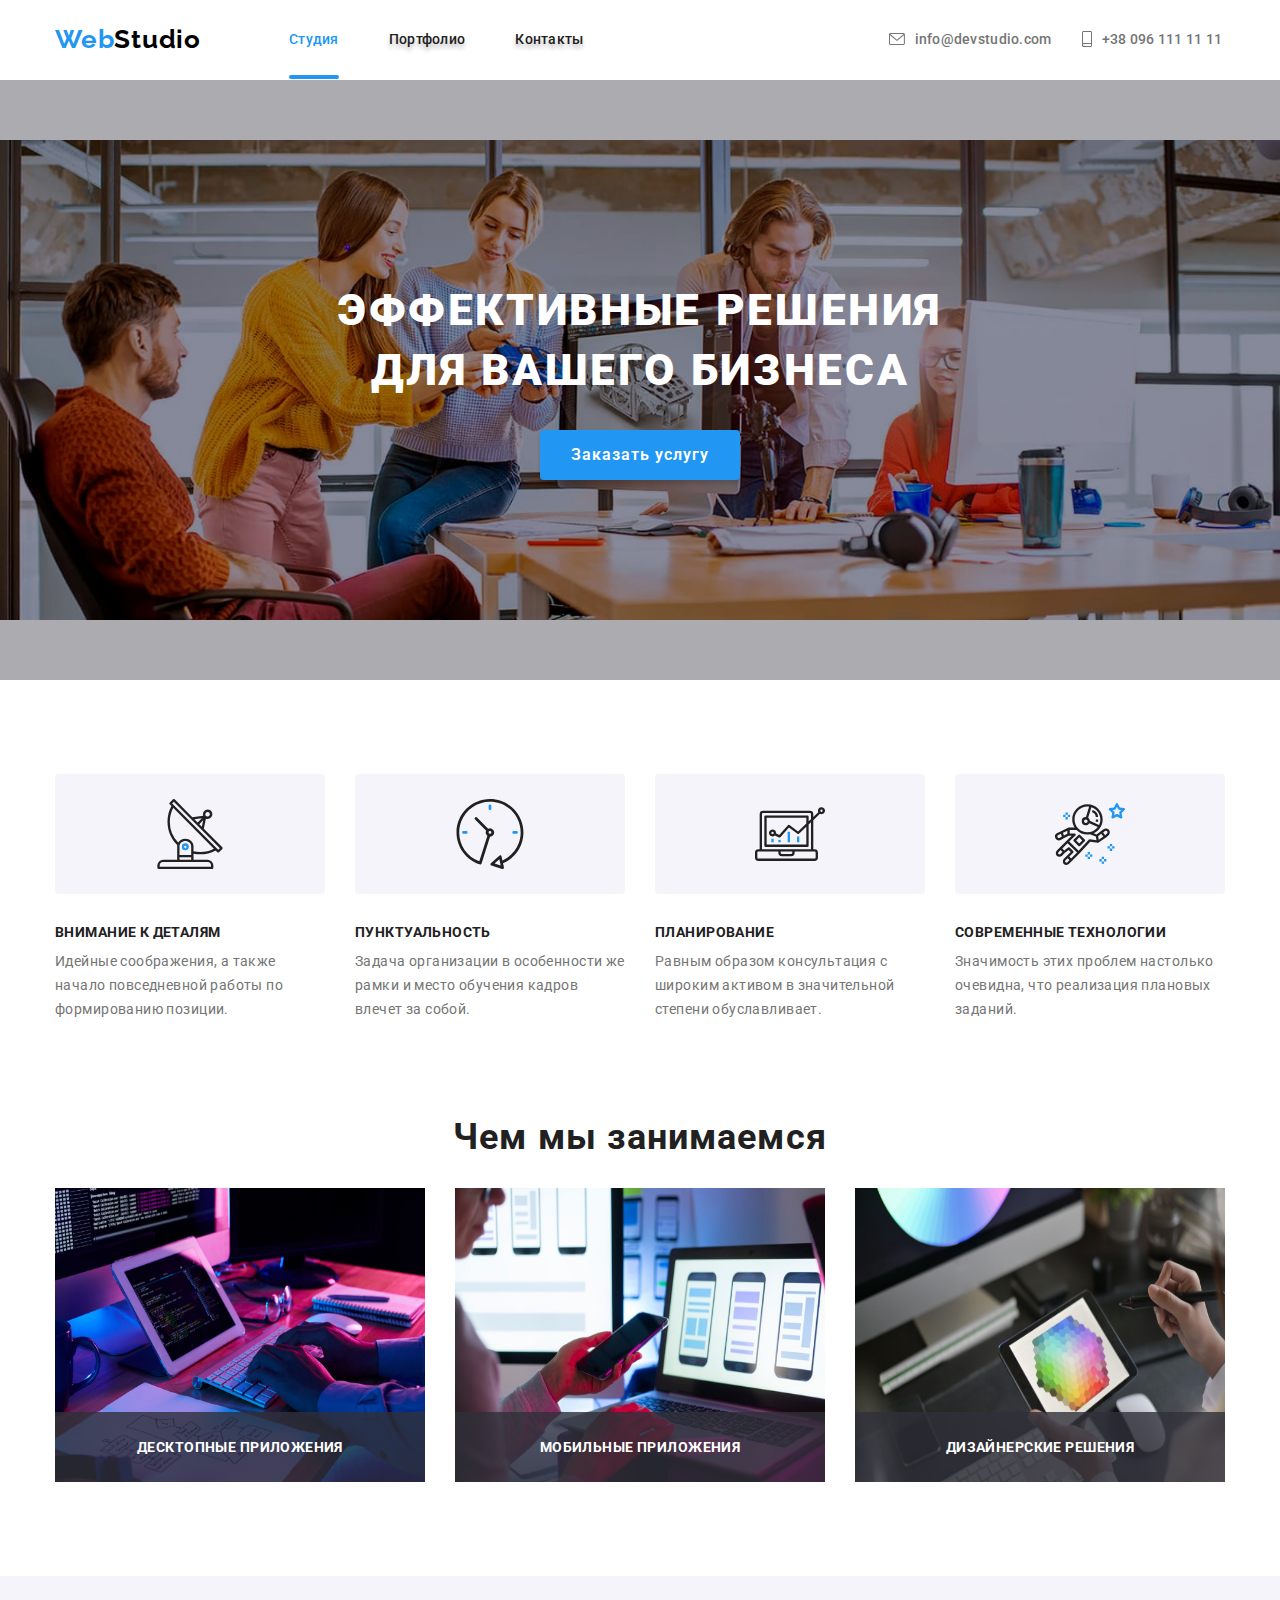
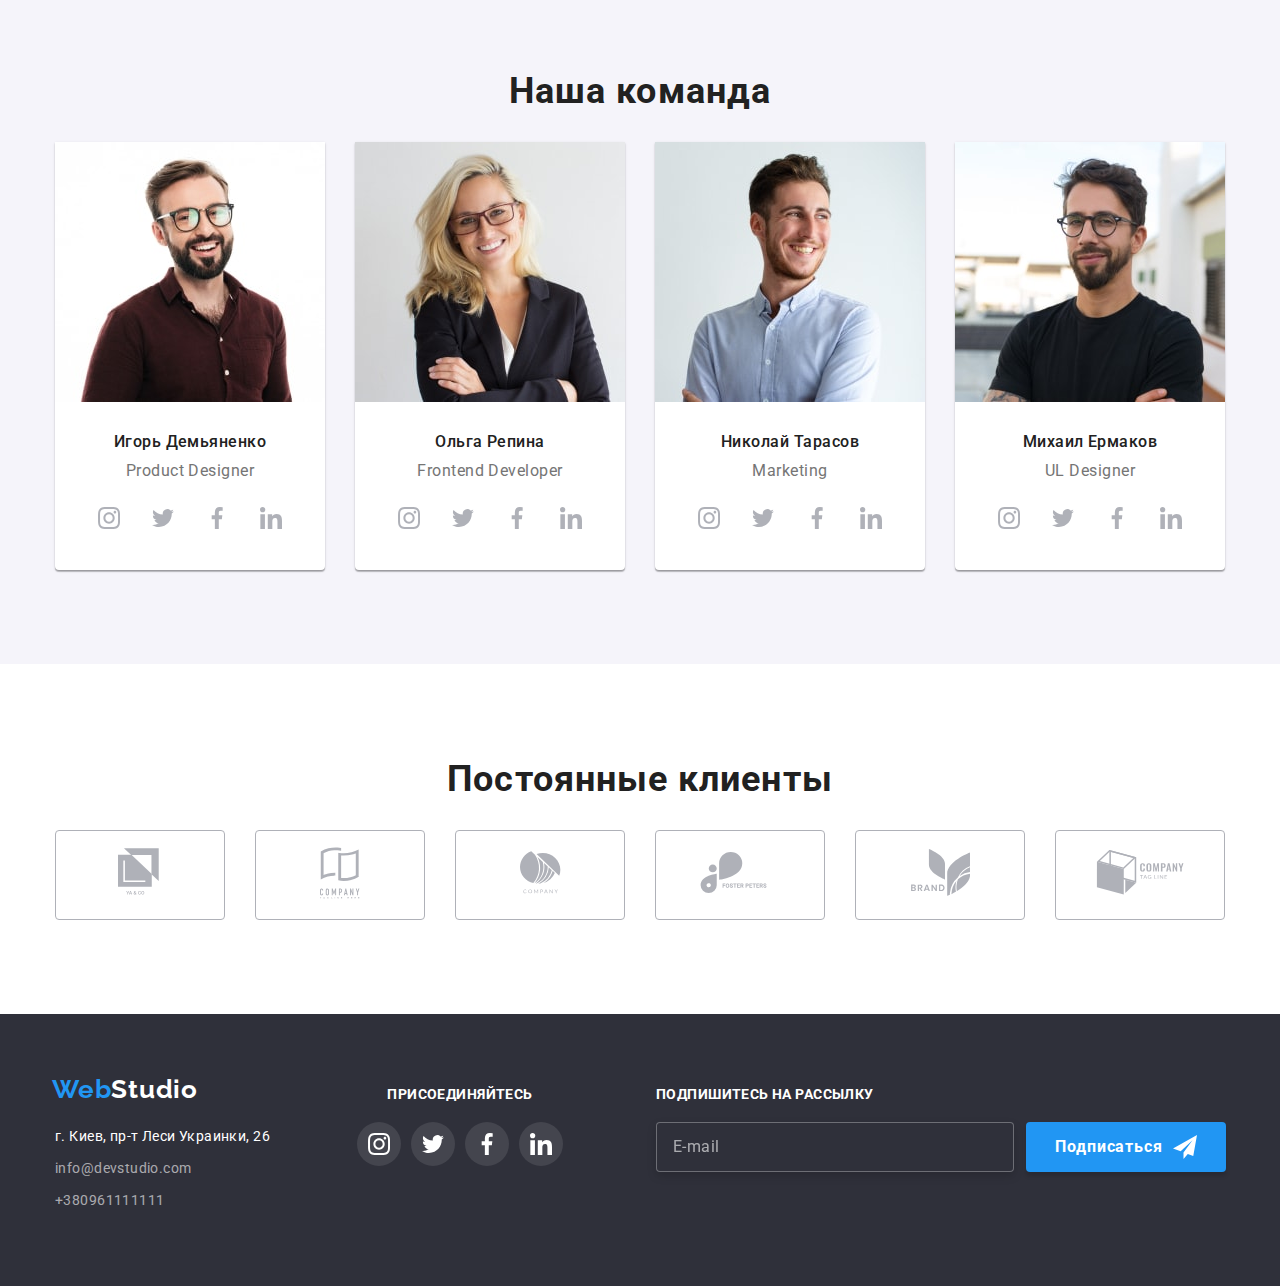
<file: index.html>
<!DOCTYPE html>
<html lang="ru">
<head>
    <meta charset="UTF-8">
    <meta name="viewport" content="width=device-width, initial-scale=1.0">
    <title>WebStudio</title>
    <link href="https://fonts.googleapis.com/css2?family=Raleway:wght@700&family=Roboto:wght@400;500;900&display=swap" rel="stylesheet">
    <link rel="stylesheet" href="https://cdnjs.cloudflare.com/ajax/libs/modern-normalize/1.0.0/modern-normalize.css"> 
    <link rel="stylesheet" href="./css/main.min.css">
        
</head>

<body>
    <!-- HEADER -->
    <header class="header">
        <div class="conteiner">
            <nav class="navigation">
                <a class="logo link" lang="en" href="./index.html">
                    <span class="logo-blue">Web</span>Studio</a>
                <button 
                type="button" 
                class="menu-button" aria-expanded="false" 
                aria-expanded="false"
                aria-controls="menu-conteiner"
                data-menu-button >
                    <svg width="24" height="16" aria-label="Переключатель мобильного меню">
                        <use class="icon-cross" href="./images/sprite.svg#icon-close-black-18dp-2-1-1" ></use>
                        <use class="icon-menu" href="./images/sprite.svg#icon-menu_24px-1" ></use>
                    </svg>
                </button> 
                <div class="menu-conteiner " id="menu-conteiner"  data-menu>
                    <ul class="navigation-list list">
                        <li class="navigation-list-item">
                            <a class="navigation-list-link-active link" href="./index.html">Студия</a>
                        </li>
                        <li class="navigation-list-item">
                            <a class="navigation-list-link link" href="./portfolio.html">Портфолио</a>
                        </li>
                        <li class="navigation-list-item">
                            <a  class="navigation-list-link link " href="#contact-list">Контакты</a>
                        </li>
                    </ul>

                    <address class="address">
                        <ul class="address-list list"> 
                            <li class="address-list-link">                        
                                <a class="mail-link link" href="mailto:info@devstudio.com">
                                    <svg class="address-svg" width="16" height="12" >
                                        <use href="./images/sprite.svg#icon-envelope-1"></use>
                                    </svg>
                                    info@devstudio.com</a>                         
                            </li>
                            <li class="address-list-link">                        
                                <a class="tel-link link" href="tel:+380961111111">
                                    <svg class="address-svg" width="10" height="16">
                                        <use href="./images/sprite.svg#icon-smartphone" ></use>
                                    </svg>
                                    +38 096 111 11 11</a>
                            </li>
                        </ul>
                    </address>
                    
                </div>   
                <!-- <ul class="navigation-list list">
                    <li class="navigation-list-item">
                        <a class="navigation-list-link-active link" href="./index.html">Студия</a>
                    </li>
                    <li class="navigation-list-item">
                        <a class="navigation-list-link link" href="./portfolio.html">Портфолио</a>
                    </li>
                    <li class="navigation-list-item">
                        <a  class="navigation-list-link link " href="#contact-list">Контакты</a>
                    </li>
                </ul> -->
            </nav>
            <!-- <address class="address">
                <ul class="address-list list"> 
                    <li class="address-list-link">                        
                        <a class="mail-link link" href="mailto:info@devstudio.com">
                            <svg class="address-svg" width="16" height="12" >
                                <use href="./images/sprite.svg#icon-envelope-1"></use>
                            </svg>
                            info@devstudio.com</a>                         
                    </li>
                    <li class="address-list-link">                        
                        <a class="tel-link link" href="tel:+380961111111">
                            <svg class="address-svg" width="10" height="16">
                                <use href="./images/sprite.svg#icon-smartphone" ></use>
                            </svg>
                            +38 096 111 11 11</a>
                    </li>
                </ul>
            </address> -->
        </div>
    </header>
    
    <main>
    <!--HERO-->
        <section class="hero">
                <div class="dark-theme-hero conteiner">
                    <h1 class="hero-title">
                        ЭФФЕКТИВНЫЕ РЕШЕНИЯ 
                        ДЛЯ ВАШЕГО БИЗНЕСА 
                    </h1>                     
                    <button data-modal-open class="modal-btn" type="button">Заказать услугу</button>
                </div>
        </section>

        <!--ABOUT US-->


        <section class="about-us">            

           <div class="conteiner">
               <ul class="about-list list">
                   <li class="about-item">
                       <div class="icon-conteiner"> 
                            <svg class="icon-svg" width="70" height="70" >
                                <use href="./images/sprite.svg#icon-antenna"></use>
                            </svg>
                       </div>
                        <h3 class="about-us-title title" >
                        ВНИМАНИЕ К ДЕТАЛЯМ
                        </h3>
                        <p class="about-us-text text">
                        Идейные соображения, а также
                        начало повседневной работы по 
                        формированию позиции.
                        </p>
                   </li>
                   <li class="about-item">
                        <div class="icon-conteiner">
                            <svg class="icon-svg" width="70" height="70" >
                                <use href="./images/sprite.svg#icon-clock"></use>
                            </svg>
                        </div>
                        <h3 class="about-us-title title" >
                        ПУНКТУАЛЬНОСТЬ
                        </h3>
                        <p class="about-us-text text">
                        Задача организации в особенности
                        же рамки и место обучения кадров
                        влечет за собой.
                        </p>
                        
                   </li>
                   <li class="about-item">
                        <div class="icon-conteiner">
                            <svg class="icon-svg" width="70" height="70" >
                                <use href="./images/sprite.svg#icon-diagram"></use>
                            </svg>
                        </div>
                        <h3 class="about-us-title title" >
                        ПЛАНИРОВАНИЕ
                        </h3>
                        <p class="about-us-text text">
                        Равным образом консультация с 
                        широким активом в значительной 
                        степени обуславливает.
                        </p>
                   </li>
                   <li class="about-item">
                        <div class="icon-conteiner">
                            <svg class="icon-svg" width="70" height="70" >
                                <use href="./images/sprite.svg#icon-astronaut"></use>
                            </svg>
                        </div>
                        <h3 class="about-us-title title" >
                        СОВРЕМЕННЫЕ ТЕХНОЛОГИИ
                        </h3>
                        <p class="about-us-text text">
                        Значимость этих проблем настолько 
                        очевидна, что реализация плановых 
                        заданий.
                        </p>
                   </li>
               </ul>     
           </div>
        </section>

        <!-- What are we doing -->

        <section class="work">            

            <div class="conteiner">
                <h2 class="subtitle title">Чем мы занимаемся</h2>
                <div>
                    <ul class="work-list list">
                        <li class="work-item">
                            <div class="image-title-conteiner">
                                <p class="image-title">ДЕСКТОПНЫЕ ПРИЛОЖЕНИЯ</p>
                            </div>
                            <img src="./images/what-are-we-doing/111.jpg"
                             alt="программист-работает-за-столом-в-офисе"
                             width="370" height="294">
                        </li>
                        <li class="work-item">
                            <div class="image-title-conteiner">
                                <p class="image-title">МОБИЛЬНЫЕ ПРИЛОЖЕНИЯ</p>
                            </div>
                            <img src="./images/what-are-we-doing/333.jpg"
                             alt="веб-дизайнер-разрабатывает-интерфейс-приложения-для-мобильных-телефонов"
                             width="370" height="294">
                        </li>
                        <li class="work-item">
                            <div class="image-title-conteiner">
                                <p class="image-title">ДИЗАЙНЕРСКИЕ РЕШЕНИЯ</p>
                            </div>
                            <img src="./images/what-are-we-doing/222.jpg"
                             alt="веб-дизайнер-с-рабочим-графическим-планшетом-для-подбора-цветов"
                             width="370" height="294">
                        </li>
                    </ul>
                </div>
            </div>
        </section>

        <!-- Our team -->

        <section class="team">            
            <div class="conteiner">
                <h2 class="subtitle title">Наша команда</h2>
            <ul class="team-list list">
                <li class="about-list-item">
                    <picture>
                        
                        <!-- <source srcset="./images/our-team/img.webp 1x, ./images/img.webp 2x " media="(min-width:1200px)" type="image/webp"> -->
                        <source srcset="./images/our-team/1d.jpg 1x, ./images/our-team/1d@2x.jpg 2x " 
                        media="(min-width:1200px)">
                        <source srcset="./images/our-team/1t.jpg 1x, ./images/our-team/1t@2x.jpg 2x" 
                        media="(min-width: 768px)">
                        <source srcset="./images/our-team/1m.jpg 1x, ./images/our-team/1m@2x.jpg 2x" 
                        media="(min-width:320px)">
                        <img class="about-list-img"  src="./images/our-team/1m.jpg"  alt="Игорь Демьяненко" >
                    </picture>
                    <!-- <img class="about-list-img" src="./images/our-team/img.jpg" alt="Игорь Демьяненко" 
                     width="270" height="260"> -->
                    <div class="team-conteiner">
                        <h3 class="team-name title" >
                            Игорь Демьяненко  
                          </h3>
                          <p class="team-position text" lang="en">
                            Product Designer
                          </p>
                          <ul class="social-list list">
                            <li class="social-item">
                               <a class="social-link" href="">
                                    <svg class="social-svg">
                                        <use href="./images/sprite.svg#icon-instagram"></use>
                                    </svg> 
                                </a>
                            </li>
                            <li class="social-item">
                               <a class="social-link" href="">
                                <svg class="social-svg">
                                   <use href="./images/sprite.svg#icon-twitter"></use>
                               </svg> 
                                </a>
                            </li>
                            <li class="social-item">
                               <a class="social-link" href="">
                                <svg class="social-svg">
                                   <use href="./images/sprite.svg#icon-facebook"></use>
                               </svg>
                                </a> 
                            </li>
                            <li class="social-item">
                               <a class="social-link" href="">
                                    <svg class="social-svg">
                                        <use href="./images/sprite.svg#icon-linkedin"></use>
                                    </svg> 
                                </a>
                            </li>
                        </ul>
                    </div>
                </li>
                <li class="about-list-item">
                    <picture>
                        
                        <!-- <source srcset="./images/our-team/img.webp 1x, ./images/img.webp 2x " media="(min-width:1200px)" type="image/webp"> -->
                        <source srcset="./images/our-team/2d.jpg 1x, ./images/our-team/2d@2x.jpg 2x " 
                        media="(min-width:1200px)">
                        <source srcset="./images/our-team/2t.jpg 1x, ./images/our-team/2t@2x.jpg 2x" 
                        media="(min-width: 768px)">
                        <source srcset="./images/our-team/2m.jpg 1x, ./images/our-team/2m@2x.jpg 2x" 
                        media="(min-width:320px)">
                        <img class="about-list-img" src="./images/our-team/2m.jpg" alt="Игорь Демьяненко" >
                    </picture>

                     <!-- <img class="about-list-img" src="./images/our-team/img-1.jpg" alt="Ольга Репина" 
                     width="270" height="260"> -->
                    <div class="team-conteiner">
                        <h3 class="team-name title" >
                            Ольга Репина 
                         </h3>
                         <p class="team-position text" lang="en">
                             Frontend Developer
                         </p>
                         <ul class="social-list list">
                            <li class="social-item">
                               <a class="social-link" href="">
                                    <svg class="social-svg">
                                        <use href="./images/sprite.svg#icon-instagram"></use>
                                    </svg> 
                                </a>
                            </li>
                            <li class="social-item">
                               <a class="social-link" href="">
                                <svg class="social-svg">
                                   <use href="./images/sprite.svg#icon-twitter"></use>
                               </svg> 
                                </a>
                            </li>
                            <li class="social-item">
                               <a class="social-link" href="">
                                <svg class="social-svg">
                                   <use href="./images/sprite.svg#icon-facebook"></use>
                               </svg>
                                </a> 
                            </li>
                            <li class="social-item">
                               <a class="social-link" href="">
                                    <svg class="social-svg">
                                        <use href="./images/sprite.svg#icon-linkedin"></use>
                                    </svg> 
                                </a>
                            </li>
                        </ul>
                    </div>
                </li>
                <li class="about-list-item">
                    <picture>
                        
                        <!-- <source srcset="./images/our-team/img.webp 1x, ./images/img.webp 2x " media="(min-width:1200px)" type="image/webp"> -->
                        <source srcset="./images/our-team/3d.jpg 1x, ./images/our-team/3d@2x.jpg 2x " 
                        media="(min-width:1200px)">
                        <source srcset="./images/our-team/3t.jpg 1x, ./images/our-team/3t@2x.jpg 2x" 
                        media="(min-width: 768px)">
                        <source srcset="./images/our-team/3m.jpg 1x, ./images/our-team/3m@2x.jpg 2x" 
                        media="(min-width:320px)">
                        <img class="about-list-img" src="./images/our-team/3m.jpg" alt="Игорь Демьяненко" >
                    </picture>
                     <!-- <img class="about-list-img" src="./images/our-team/img-2.jpg" alt="Николай Тарасов" 
                     width="270" height="260"> -->
                    <div class="team-conteiner">
                        <h3 class="team-name title" >
                            Николай Тарасов 
                         </h3>
                         <p class="team-position text" lang="en">
                             Marketing
                         </p>
                         <ul class="social-list list">
                            <li class="social-item">
                               <a class="social-link" href="">
                                    <svg class="social-svg">
                                        <use href="./images/sprite.svg#icon-instagram"></use>
                                    </svg> 
                                </a>
                            </li>
                            <li class="social-item">
                               <a class="social-link" href="">
                                <svg class="social-svg">
                                   <use href="./images/sprite.svg#icon-twitter"></use>
                               </svg> 
                                </a>
                            </li>
                            <li class="social-item">
                               <a class="social-link" href="">
                                <svg class="social-svg">
                                   <use href="./images/sprite.svg#icon-facebook"></use>
                               </svg>
                                </a> 
                            </li>
                            <li class="social-item">
                               <a class="social-link" href="">
                                    <svg class="social-svg">
                                        <use href="./images/sprite.svg#icon-linkedin"></use>
                                    </svg> 
                                </a>
                            </li>
                        </ul>
                    </div>
                </li>
                <li class="about-list-item">
                    <picture>
                        
                        <!-- <source srcset="./images/our-team/img.webp 1x, ./images/img.webp 2x " media="(min-width:1200px)" type="image/webp"> -->
                        <source srcset="./images/our-team/4d.jpg 1x, ./images/our-team/4d@2x.jpg 2x " 
                        media="(min-width:1200px)">
                        <source srcset="./images/our-team/4t.jpg 1x, ./images/our-team/4t@2x.jpg 2x" 
                        media="(min-width: 768px)">
                        <source srcset="./images/our-team/4m.jpg 1x, ./images/our-team/4m@2x.jpg 2x" 
                        media="(min-width:320px)">
                        <img class="about-list-img" src="./images/our-team/4m.jpg" alt="Игорь Демьяненко" >
                    </picture>
                     <!-- <img class="about-list-img" src="./images/our-team/img-3.jpg" alt="Михаил Ермаков" 
                     width="270" height="260"> -->
                    <div class="team-conteiner">
                        <h3 class="team-name title" >
                            Михаил Ермаков  
                          </h3>
                          <p class="team-position text" lang="en">
                              UL Designer
                          </p>
                          <ul class="social-list list">
                            <li class="social-item">
                               <a class="social-link" href="">
                                    <svg class="social-svg">
                                        <use href="./images/sprite.svg#icon-instagram"></use>
                                    </svg> 
                                </a>
                            </li>
                            <li class="social-item">
                               <a class="social-link" href="">
                                <svg class="social-svg">
                                   <use href="./images/sprite.svg#icon-twitter"></use>
                               </svg> 
                                </a>
                            </li>
                            <li class="social-item">
                               <a class="social-link" href="">
                                <svg class="social-svg">
                                   <use href="./images/sprite.svg#icon-facebook"></use>
                               </svg>
                                </a> 
                            </li>
                            <li class="social-item">
                               <a class="social-link" href="">
                                    <svg class="social-svg">
                                        <use href="./images/sprite.svg#icon-linkedin"></use>
                                    </svg> 
                                </a>
                            </li>
                        </ul>
                    </div>
                </li>
            </ul>
            </div>
        </section>
        <section class="client">

            <!-- client -->

            <div class="conteiner">
                <h2 class="subtitle title">Постоянные клиенты</h2>
                <ul class="client-list list">
                    <a class="client-link" href="">
                    <li class="client-item">
                        <svg class="icon-client"width="45" height="50">
                            <use href="./images/sprite.svg#icon-logo-1"></use>
                        </svg>
                    </li> 
                    </a>
                    <a class="client-link" href="">
                    <li class="client-item">
                        <svg class="icon-client"width="40" height="52">
                            <use href="./images/sprite.svg#icon-logo-2"></use>
                        </svg>
                    </li> 
                    </a>
                    <a class="client-link" href="">
                    <li class="client-item">
                        <svg class="icon-client"width="41" height="43">
                            <use href="./images/sprite.svg#icon-logo-3"></use>
                        </svg>
                    </li> 
                    </a>
                    <a class="client-link" href="">
                    <li class="client-item">
                        <svg class="icon-client"width="80" height="42">
                            <use href="./images/sprite.svg#icon-logo-4"></use>
                        </svg>
                    </li> 
                    </a>
                    <a class="client-link" href="">
                    <li class="client-item">
                        <svg class="icon-client"width="59" height="47">
                            <use href="./images/sprite.svg#icon-logo-5"></use>
                        </svg>
                    </li> 
                    </a>
                    <a class="client-link" href="">
                    <li class="client-item">
                        <svg class="icon-client"width="89" height="45">
                            <use href="./images/sprite.svg#icon-logo-6"></use>
                        </svg>
                    </li>
                    </a>
                </ul>
            </div>
        </section>
    </main>
    <!-- =========== FOOTER ============ -->
    <footer class="footer">
        <div class="conteiner">
            <div class="footer-left">
                <a class="logo-white link" lang="en" href="./index.html">
                    <span class="logo-blue">Web</span>Studio</a> 
                <!--CONTACT-->
                <address class="footer-address">
                    <ul id="contact-list" class="contact-list list">
                        <li class="contact-list-item">
                            <a class="contact-list-link-map link" href="https://goo.gl/maps/tRVeaS27MSCuYERs7" target="_blank">
                            г. Киев, пр-т Леси Украинки, 26</a>
                        </li>
                        <li class="contact-list-item">
                            <a class="contact-list-link link" href="mailto:info@devstudio.com">info@devstudio.com</a>
                        </li>
                        <li class="contact-list-item">
                            <a class="contact-list-link link" href="tel:+380961111111">+380961111111</a>
                        </li>
                    </ul>
                </address>
            </div>
                
            <div class="social-conteiner">
                <h3 class="footer-title title" >
                    ПРИСОЕДИНЯЙТЕСЬ
                    </h3>
                <ul class="social-list list">
                    <li class="social-item">
                    <a class="social-link-footer" href="">
                            <svg class="social-svg">
                                <use href="./images/sprite.svg#icon-instagram"></use>
                            </svg> 
                        </a>
                    </li>
                    <li class="social-item">
                    <a class="social-link-footer" href="">
                        <svg class="social-svg">
                        <use href="./images/sprite.svg#icon-twitter"></use>
                    </svg> 
                        </a>
                    </li>
                    <li class="social-item">
                    <a class="social-link-footer" href="">
                        <svg class="social-svg">
                        <use href="./images/sprite.svg#icon-facebook"></use>
                    </svg>
                        </a> 
                    </li>
                    <li class="social-item">
                    <a class="social-link-footer" href="">
                            <svg class="social-svg">
                                <use href="./images/sprite.svg#icon-linkedin"></use>
                            </svg> 
                        </a>
                    </li>
                </ul>
            </div>
            <div class="subscription-conteiner">
                <h3 class="footer-title title" >
                ПОДПИШИТЕСЬ НА РАССЫЛКУ
                </h3>
                <form action="" class="form">                        
                    <input class="input" type="email" name="name" id="name" placeholder="E-mail">
                    <button class="form-button" type="submit">Подписаться 
                        <svg class="form-svg" width="24" height="24">
                            <use href="./images/sprite.svg#icon-icon-send-1" ></use>
                        </svg>  
                    </button>
                </form>  
                    
                
            </div>
        </div>
    </footer>
    <div data-modal class="backdrop is-hidden">
        <div class="modal">
            <button type="button" data-modal-close class="modal-button-close"> 
                <svg class="close" width="18" height="18">
                    <use  href="./images/sprite.svg#icon-close-black-18dp-2-1-1"></use>
                </svg> 
            </button>
            
            <form class="modal-form" action="">
                <div class="form-conteiner"> 

                    
                    <h3 class="modal-title title" >
                        Оставьте свои данные, мы вам перезвоним
                        </h3>
                    <div class="form-field" >                    
                        <label class="form-field" for="name">Имя</label>
                        <svg class="icon" width="18" height="18">
                            <use href="./images/sprite.svg#icon-person-black-18dp-1-1" ></use>
                        </svg>
                        <input type="text" name="name" id="name"> 
                    </div>
                    <div class="form-field">
                        <label for="tel">Телефон</label>
                        <svg class="icon" width="18" height="18">
                            <use href="./images/sprite.svg#icon-phone-black-18dp-1-1" ></use>
                        </svg> 
                        <input type="tel" name="tel" id="tel">   
                    </div>
                    <div class="form-field">
                        <label for="email">Почта</label>
                        <svg class="icon" width="18" height="18">
                            <use href="./images/sprite.svg#icon-email-black-18dp-1-1" ></use>
                        </svg> 
                        <input type="email" name="email" id="email">    
                    </div>
                    <div class="form-field">        

                    <label for="text">Комментарий</label>
                    <textarea class="comment" name="comment" id="text" cols="30" rows="10"  placeholder="Введите текст" ></textarea>
                    <!-- <input type="comment" name="text" id="text" placeholder="Введите текст"/> -->
                    </div>

                    <div class="agreement" role="group">
                        <input type="checkbox" name="agreement" value="agreement" id="agreement"/>
                        <label for="agreement">Соглашаюсь с рассылкой и принимаю 
                        <a class="link-modal" href="">Условия договора</a>
                        </label>
                    </div>
                    <button class="modal-button" type="submit">Отправить</button>
                    <!-- <div class="button-conteiner">
                        <button class="modal-button" type="submit">Отправить</button>
                    </div> -->
                    
                 </div> 
            </form>
        </div>
    </div> 
    <script src="./js/modal.js"> </script>
    <script src="./js/menu.js"> </script>
</body>
</html>
</file>
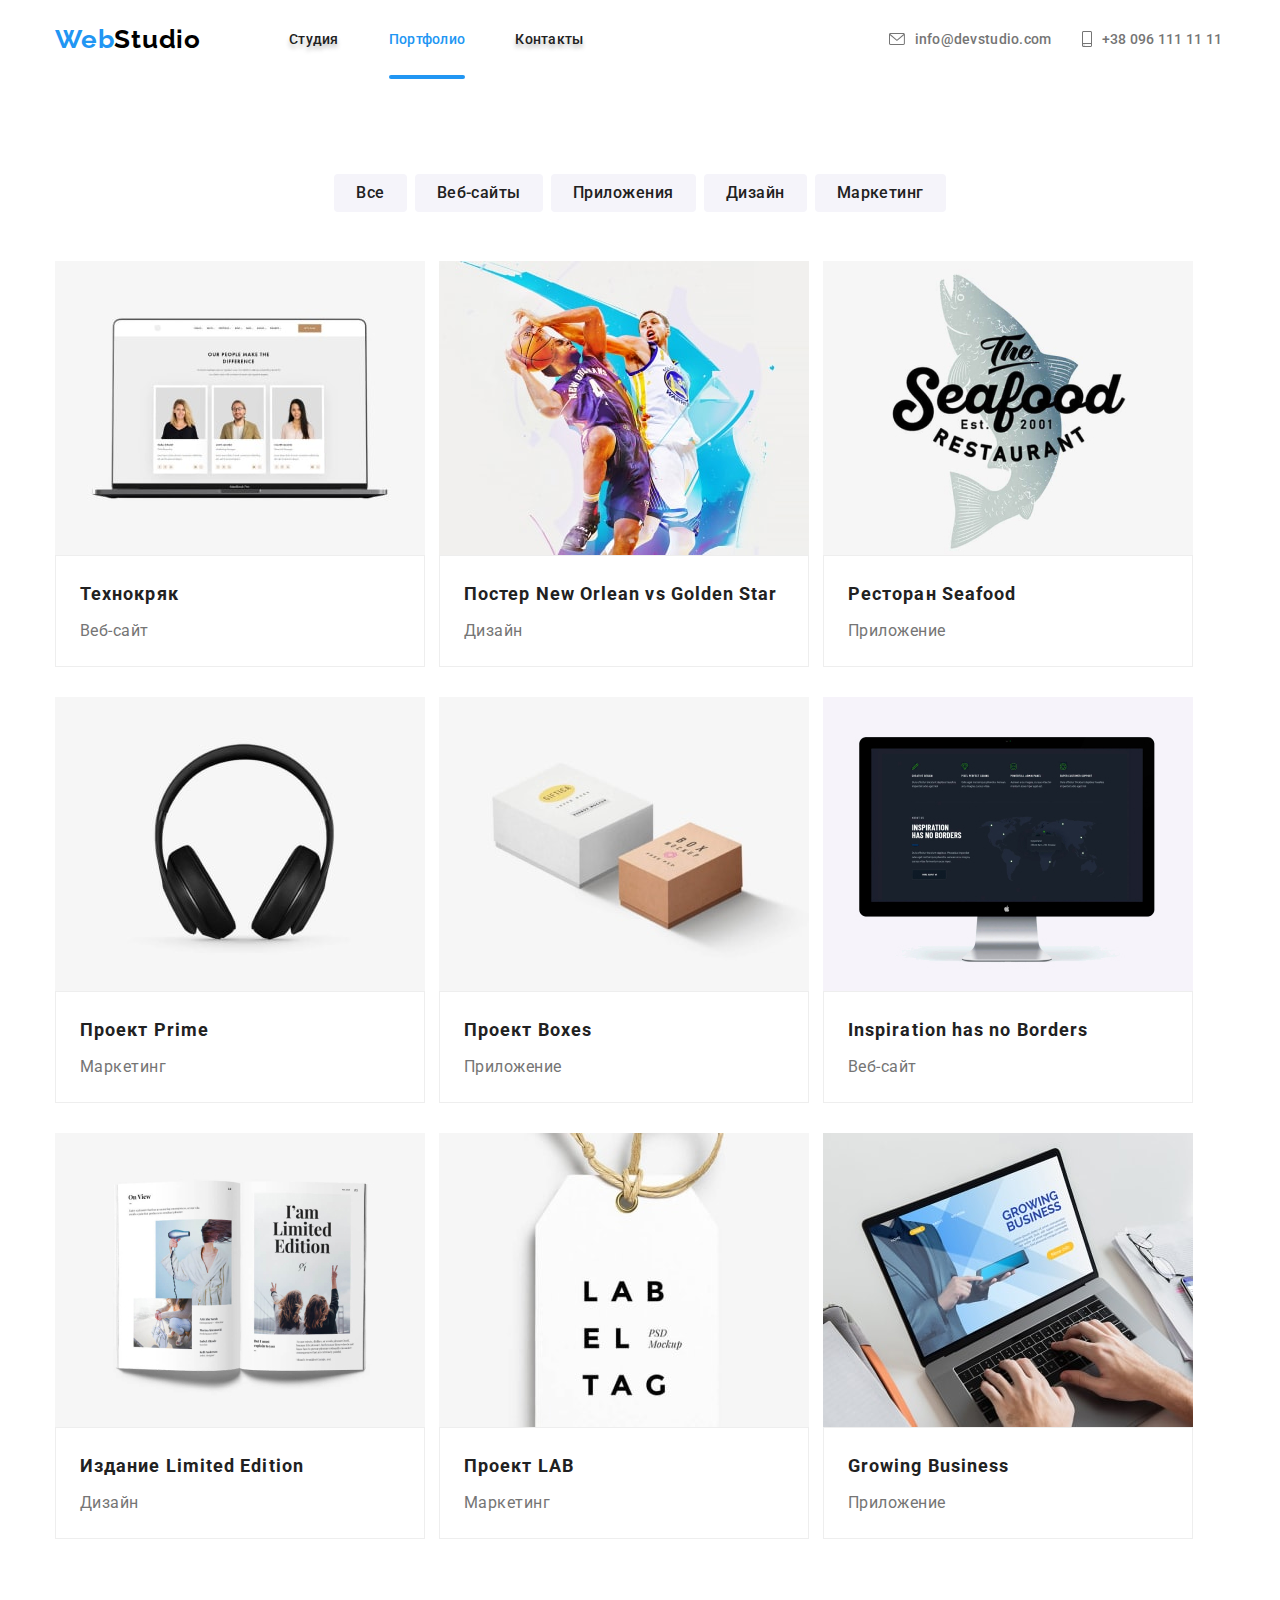
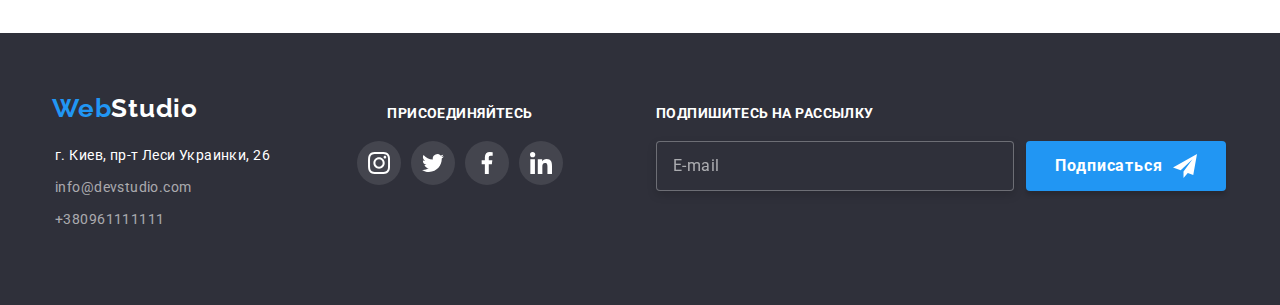
<file: portfolio.html>
<!DOCTYPE html>
<html lang="en">
<head>
    <meta charset="UTF-8">
    <meta name="viewport" content="width=device-width, initial-scale=1.0">
    <title>Portfolio</title>
    <link rel="stylesheet" href="https://cdnjs.cloudflare.com/ajax/libs/modern-normalize/1.0.0/modern-normalize.css">
    <link href="https://fonts.googleapis.com/css2?family=Raleway:wght@700&family=Roboto:wght@400;500;900&display=swap" rel="stylesheet">
    <link rel="stylesheet" href="./css/portfolio.min.css">
</head>
<body>
<!-- HEADER -->
<header class="header">
    <div class="conteiner">
        <nav class="navigation">
            <a class="logo link" lang="en" href="./index.html">
                <span class="logo-blue">Web</span>Studio</a>
            <button 
            type="button" 
            class="menu-button" aria-expanded="false" 
            aria-expanded="false"
            aria-controls="menu-conteiner"
            data-menu-button >
                <svg width="24" height="16" aria-label="Переключатель мобильного меню">
                    <use class="icon-cross" href="./images/sprite.svg#icon-close-black-18dp-2-1-1" ></use>
                    <use class="icon-menu" href="./images/sprite.svg#icon-menu_24px-1" ></use>
                </svg>
            </button> 
            <div class="menu-conteiner " id="menu-conteiner"  data-menu>
                <ul class="navigation-list list">
                    <li class="navigation-list-item">
                        <a class="navigation-list-link link" href="./index.html">Студия</a>
                    </li>
                    <li class="navigation-list-item">
                        <a class="navigation-list-link-active link" href="./portfolio.html">Портфолио</a>
                    </li>
                    <li class="navigation-list-item">
                        <a  class="navigation-list-link link " href="#contact-list">Контакты</a>
                    </li>
                </ul>

                <address class="address">
                    <ul class="address-list list"> 
                        <li class="address-list-link">                        
                            <a class="mail-link link" href="mailto:info@devstudio.com">
                                <svg class="address-svg" width="16" height="12" >
                                    <use href="./images/sprite.svg#icon-envelope-1"></use>
                                </svg>
                                info@devstudio.com</a>                         
                        </li>
                        <li class="address-list-link">                        
                            <a class="tel-link link" href="tel:+380961111111">
                                <svg class="address-svg" width="10" height="16">
                                    <use href="./images/sprite.svg#icon-smartphone" ></use>
                                </svg>
                                +38 096 111 11 11</a>
                        </li>
                    </ul>
                </address>
                
            </div>   
            
        </nav>
       
    </div>
</header>
    <main>
    
    <section class="portfolio-section">
        <div class="conteiner">
            <ul class="portfolio-btn list">
                <li class="item">
                    <button class="portfolio-modal-btn" type="button">Все</button>  
                </li>
                <li class="item">
                    <button class="portfolio-modal-btn" type="button">Веб-сайты</button>
                </li>
                <li class="item">
                    <button class="portfolio-modal-btn" type="button">Приложения</button>
                </li>
                <li class="item">
                    <button class="portfolio-modal-btn" type="button">Дизайн</button>
                </li>
                <li class="item">
                    <button class="portfolio-modal-btn" type="button">Маркетинг</button>
                </li>
            </ul>
    
            <ul class="work-list list">
                <li class="work-type">
                    <a class="work-link  link" href="./images/portfolio/1m-min.jpg">
                        <div class="work-image-conteiner">
                            <picture>
                        
                                <!-- <source srcset="./images/our-team/img.webp 1x, ./images/img.webp 2x " media="(min-width:1200px)" type="image/webp"> -->
                                <source srcset="./images/portfolio/1d-min.jpg 1x, ./images/portfolio/1d@2x-min.jpg 2x " 
                                media="(min-width:1200px)">
                                <source srcset="./images/portfolio/1t-min.jpg 1x, ./images/portfolio/1t@2x-min.jpg 2x" 
                                media="(min-width: 768px)">
                                <source srcset="./images/portfolio/1m-min.jpg 1x, ./images/portfolio/1m@2x-min.jpg 2x" 
                                media="(min-width:320px)">
                                <img class="work-list-img" src="./images/portfolio/1m-min.jpg" alt="страница сайта с сотрудниками" >
                            </picture>
                            <!-- <img class="work-list-img" src="./images/portfolio/1.jpg" 
                        alt="страница сайта с сотрудниками" width="370" height="294"> -->
                            <div class="work-description">
                                <p class="description-text">
                                Технокряк это современная
                                площадка распространения 
                                коронавируса. Компании 
                                используют эту платформу для
                                цифрового шпионажа и атак на
                                защищённые сервера конкурентов.
                                </p>
                            </div>
                        </div>
                        
                        <div class="work-name-conteiner">
                            <h3 class="work-name title">
                                Технокряк
                            </h3>
                            <p class="work-type-name text">
                                Веб-сайт
                            </p>
                        </div>
                    </a>
                    
                </li>
                <li class="work-type">
                    <a class="work-link link" href="./images/portfolio/2m-min.jpg">
                        <div class="work-image-conteiner">
                            <picture>
                        
                                <!-- <source srcset="./images/our-team/img.webp 1x, ./images/img.webp 2x " media="(min-width:1200px)" type="image/webp"> -->
                                <source srcset="./images/portfolio/2d-min.jpg 1x, ./images/portfolio/2d@2x-min.jpg 2x " 
                                media="(min-width:1200px)">
                                <source srcset="./images/portfolio/2t-min.jpg 1x, ./images/portfolio/2t@2x-min.jpg 2x" 
                                media="(min-width: 768px)">
                                <source srcset="./images/portfolio/2m-min.jpg 1x, ./images/portfolio/2m@2x-min.jpg 2x" 
                                media="(min-width:320px)">
                                <img class="work-list-img" src="./images/portfolio/2m-min.jpg" alt="баскетболисты в прыжке" >
                            </picture>
                            <!-- <img class="work-list-img" src="./images/portfolio/2.jpg" 
                            alt="баскетболисты в прыжке" width="370" height="294"> -->
                            <div class="work-description">
                                <p class="description-text">
                                Технокряк это современная
                                площадка распространения 
                                коронавируса. Компании 
                                используют эту платформу для
                                цифрового шпионажа и атак на
                                защищённые сервера конкурентов.
                                </p>
                            </div>
                        </div>                        
                        <div class="work-name-conteiner">
                            <h3 class="work-name title">
                                Постер <span class="work-name title" lang="en">New Orlean vs Golden Star</span>
                            </h3>
                            <p class="work-type-name text">
                                Дизайн
                            </p>
                        </div>

                    </a>
                    
                </li>
                <li class="work-type">
                    <a class="work-link link" href="./images/portfolio/3m-min.jpg">
                        <div class="work-image-conteiner">
                            <picture>
                        
                                <!-- <source srcset="./images/our-team/img.webp 1x, ./images/img.webp 2x " media="(min-width:1200px)" type="image/webp"> -->
                                <source srcset="./images/portfolio/3d-min.jpg 1x, ./images/portfolio/3d@2x-min.jpg 2x " 
                                media="(min-width:1200px)">
                                <source srcset="./images/portfolio/3t-min.jpg 1x, ./images/portfolio/3t@2x-min.jpg 2x" 
                                media="(min-width: 768px)">
                                <source srcset="./images/portfolio/3m-min.jpg 1x, ./images/portfolio/3m@2x-min.jpg 2x" 
                                media="(min-width:320px)">
                                <img class="work-list-img" src="./images/portfolio/3m-min.jpg" alt="логотип ресторана" >
                            </picture>
                            <!-- <img class="work-list-img" src="./images/portfolio/3.jpg" 
                            alt="логотип ресторана" width="370" height="294"> -->
                            <div class="work-description">
                                <p class="description-text">
                                Технокряк это современная
                                площадка распространения 
                                коронавируса. Компании 
                                используют эту платформу для
                                цифрового шпионажа и атак на
                                защищённые сервера конкурентов.
                                </p>
                            </div>
                        </div>
                        
                        <div class="work-name-conteiner">
                             <h3 class="work-name title">
                                Ресторан <span class="work-name title" lang="en">Seafood</span>
                            </h3>
                            <p class="work-type-name text">
                                Приложение
                            </p>   
                        </div>
                        
                    </a>
                </li>
                <li class="work-type">
                    <a class="work-link link" href="./images/portfolio/4m-min.jpg">
                        <div class="work-image-conteiner">
                            <picture>
                        
                                <!-- <source srcset="./images/our-team/img.webp 1x, ./images/img.webp 2x " media="(min-width:1200px)" type="image/webp"> -->
                                <source srcset="./images/portfolio/4d-min.jpg 1x, ./images/portfolio/4d@2x-min.jpg 2x " 
                                media="(min-width:1200px)">
                                <source srcset="./images/portfolio/4t-min.jpg 1x, ./images/portfolio/4t@2x-min.jpg 2x" 
                                media="(min-width: 768px)">
                                <source srcset="./images/portfolio/4m-min.jpg 1x, ./images/portfolio/4m@2x-min.jpg 2x" 
                                media="(min-width:320px)">
                                <img class="work-list-img" src="./images/portfolio/4m-min.jpg" alt="наушники" >
                            </picture>
                            <!-- <img class="work-list-img" src="./images/portfolio/4.jpg" 
                            alt="наушники" width="370" height="294"> -->
                            <div class="work-description">
                                <p class="description-text">
                                Технокряк это современная
                                площадка распространения 
                                коронавируса. Компании 
                                используют эту платформу для
                                цифрового шпионажа и атак на
                                защищённые сервера конкурентов.
                                </p>
                            </div>
                        </div>
                        
                        <div class="work-name-conteiner">
                            <h3 class="work-name title">
                                Проект <span class="work-name title" lang="en">Prime</span>
                            </h3>
                            <p class="work-type-name text">
                                Маркетинг
                            </p>    
                        </div>
                    </a>
                </li>
                <li class="work-type">
                    <a class="work-link link" href="./images/portfolio/5m-min.jpg">
                        <div class="work-image-conteiner">
                            <picture>
                        
                                <!-- <source srcset="./images/our-team/img.webp 1x, ./images/img.webp 2x " media="(min-width:1200px)" type="image/webp"> -->
                                <source srcset="./images/portfolio/5d-min.jpg 1x, ./images/portfolio/5d@2x-min.jpg 2x" 
                                media="(min-width:1200px)">
                                <source srcset="./images/portfolio/5t-min.jpg 1x, ./images/portfolio/5t@2x-min.jpg 2x" 
                                media="(min-width: 768px)">
                                <source srcset="./images/portfolio/5m-min.jpg 1x, ./images/portfolio/5m@2x-min.jpg 2x" 
                                media="(min-width:320px)">
                                <img class="work-list-img" src="./images/portfolio/5m-min.jpg" alt="белая и розовая коробочки" >
                            </picture>
                            <!-- <img class="work-list-img" src="./images/portfolio/5.jpg" 
                            alt="белая и розовая коробочки" width="370" height="294"> -->
                            <div class="work-description">
                                <p class="description-text">
                                Технокряк это современная
                                площадка распространения 
                                коронавируса. Компании 
                                используют эту платформу для
                                цифрового шпионажа и атак на
                                защищённые сервера конкурентов.
                                </p>
                            </div>
                        </div>
                        
                        <div class="work-name-conteiner">
                            <h3 class="work-name title">
                            Проект <span class="work-name title" lang="en">Boxes</span>
                             </h3>
                            <p class="work-type-name text">
                                Приложение
                            </p>    
                        </div>
                    </a>
                </li>
                <li class="work-type">
                    <a class="work-link link" href="./images/portfolio/6m-min.jpg">
                        <div class="work-image-conteiner">
                            <picture>
                        
                                <!-- <source srcset="./images/our-team/img.webp 1x, ./images/img.webp 2x " media="(min-width:1200px)" type="image/webp"> -->
                                <source srcset="./images/portfolio/6d-min.jpg 1x, ./images/portfolio/6d@2x-min.jpg 2x " 
                                media="(min-width:1200px)">
                                <source srcset="./images/portfolio/6t-min.jpg 1x, ./images/portfolio/6t@2x-min.jpg 2x" 
                                media="(min-width: 768px)">
                                <source srcset="./images/portfolio/6m-min.jpg 1x, ./images/portfolio/6m@2x-min.jpg 2x" 
                                media="(min-width:320px)">
                                <img class="work-list-img" src="./images/portfolio/6m-min.jpg" alt="монитор" >
                            </picture>
                            <!-- <img class="work-list-img" src="./images/portfolio/6.jpg" 
                            alt="монитор"  width="370" height="294"> -->
                            <div class="work-description">
                                <p class="description-text">
                                Технокряк это современная
                                площадка распространения 
                                коронавируса. Компании 
                                используют эту платформу для
                                цифрового шпионажа и атак на
                                защищённые сервера конкурентов.
                                </p>
                            </div>
                        </div>
                        
                        <div class="work-name-conteiner">
                            <h3 class="work-name title" lang="en">
                                Inspiration has no Borders
                            </h3>
                            <p class="work-type-name text">
                                Веб-сайт
                            </p>    
                        </div>
                    </a>
                </li>
                <li class="work-type">
                    <a class="work-link link" href="./images/portfolio/7m-min.jpg">
                        <div class="work-image-conteiner">
                            <picture>
                        
                                <!-- <source srcset="./images/our-team/img.webp 1x, ./images/img.webp 2x " media="(min-width:1200px)" type="image/webp"> -->
                                <source srcset="./images/portfolio/7d-min.jpg 1x, ./images/portfolio/7d@2x-min.jpg 2x " 
                                media="(min-width:1200px)">
                                <source srcset="./images/portfolio/7t-min.jpg 1x, ./images/portfolio/7t@2x-min.jpg 2x" 
                                media="(min-width: 768px)">
                                <source srcset="./images/portfolio/7m-min.jpg 1x, ./images/portfolio/7m@2x-min.jpg 2x" 
                                media="(min-width:320px)">
                                <img class="work-list-img" src="./images/portfolio/7m-min.jpg" alt="открытая книга" >
                            </picture>
                            <!-- <img class="work-list-img" src="./images/portfolio/7.jpg" 
                            alt="открытая книга" width="370" height="294"> -->
                            <div class="work-description">
                                <p class="description-text">
                                Технокряк это современная
                                площадка распространения 
                                коронавируса. Компании 
                                используют эту платформу для
                                цифрового шпионажа и атак на
                                защищённые сервера конкурентов.
                                </p>
                            </div>
                        </div>
                        
                        <div class="work-name-conteiner">
                            <h3 class="work-name title">
                               Издание <span class="work-name title" lang="en">Limited Edition</span>
                            </h3>
                            <p class="work-type-name text">
                                Дизайн
                            </p>    
                        </div>
                    </a>
                </li>
                <li class="work-type">
                    <a class="work-link link" href="./images/portfolio/8m-min.jpg">
                        <div class="work-image-conteiner">
                            <picture>
                        
                                <!-- <source srcset="./images/our-team/img.webp 1x, ./images/img.webp 2x " media="(min-width:1200px)" type="image/webp"> -->
                                <source srcset="./images/portfolio/8d-min.jpg 1x, ./images/portfolio/8d@2x-min.jpg 2x " 
                                media="(min-width:1200px)">
                                <source srcset="./images/portfolio/8t-min.jpg 1x, ./images/portfolio/8t@2x-min.jpg 2x" 
                                media="(min-width: 768px)">
                                <source srcset="./images/portfolio/8m-min.jpg 1x, ./images/portfolio/8m@2x-min.jpg 2x" 
                                media="(min-width:320px)">
                                <img class="work-list-img" src="./images/portfolio/8m-min.jpg" alt="этикетка" >
                            </picture>
                            <!-- <img class="work-list-img" src="./images/portfolio/8.jpg" 
                            alt="этикетка"  width="370" height="294"> -->
                            <div class="work-description">
                                <p class="description-text">
                                Технокряк это современная
                                площадка распространения 
                                коронавируса. Компании 
                                используют эту платформу для
                                цифрового шпионажа и атак на
                                защищённые сервера конкурентов.
                                </p>
                            </div>
                        </div>
                        
                        <div class="work-name-conteiner">
                            <h3 class="work-name title">
                                Проект <span class="work-name title" lang="en">LAB</span>
                            </h3>
                            <p class="work-type-name text">
                                Маркетинг
                            </p>    
                        </div>
                    </a>
                </li>
                <li class="work-type">
                    <a class="work-link link" href="./images/portfolio/9m-min.jpg">
                        <div class="work-image-conteiner">
                            <picture>
                        
                                <!-- <source srcset="./images/our-team/img.webp 1x, ./images/img.webp 2x " media="(min-width:1200px)" type="image/webp"> -->
                                <source srcset="./images/portfolio/9d-min.jpg 1x, ./images/portfolio/9d@2x-min.jpg 2x " 
                                media="(min-width:1200px)">
                                <source srcset="./images/portfolio/9t-min.jpg 1x, ./images/portfolio/9t@2x-min.jpg 2x" 
                                media="(min-width: 768px)">
                                <source srcset="./images/portfolio/9m-min.jpg 1x, ./images/portfolio/9m@2x-min.jpg 2x" 
                                media="(min-width:320px)">
                                <img class="work-list-img" src="./images/portfolio/9m-min.jpg" alt="руки на ноутбуки" >
                            </picture>
                            <!-- <img class="work-list-img" src="./images/portfolio/9.jpg" 
                            alt="руки на ноутбуки"  width="370" height="294"> -->
                            <div class="work-description">
                                <p class="description-text">
                                Технокряк это современная
                                площадка распространения 
                                коронавируса. Компании 
                                используют эту платформу для
                                цифрового шпионажа и атак на
                                защищённые сервера конкурентов.
                                </p>
                            </div>
                        </div>
                        
                        <div class="work-name-conteiner">
                            <h3 class="work-name title" lang="en">
                                Growing Business
                            </h3>
                            <p class="work-type-name text">
                                Приложение
                            </p>    
                        </div>
                    </a>
                </li>
            </ul>
        </div>
    </section>
    </main> 
    <footer class="footer">
        <div class="conteiner">
            <div class="footer-left">
                <a class="logo-white link" lang="en" href="./index.html">
                    <span class="logo-blue">Web</span>Studio</a> 
                <!--CONTACT-->
                <address class="footer-address">
                    <ul id="contact-list" class="contact-list list">
                        <li class="contact-list-item">
                            <a class="contact-list-link-map link" href="https://goo.gl/maps/tRVeaS27MSCuYERs7" target="_blank">
                            г. Киев, пр-т Леси Украинки, 26</a>
                        </li>
                        <li class="contact-list-item">
                            <a class="contact-list-link link" href="mailto:info@devstudio.com">info@devstudio.com</a>
                        </li>
                        <li class="contact-list-item">
                            <a class="contact-list-link link" href="tel:+380961111111">+380961111111</a>
                        </li>
                    </ul>
                </address>
            </div>
                
            <div class="social-conteiner">
                <h3 class="footer-title title" >
                    ПРИСОЕДИНЯЙТЕСЬ
                    </h3>
                <ul class="social-list list">
                    <li class="social-item">
                    <a class="social-link-footer" href="">
                            <svg class="social-svg">
                                <use href="./images/sprite.svg#icon-instagram"></use>
                            </svg> 
                        </a>
                    </li>
                    <li class="social-item">
                    <a class="social-link-footer" href="">
                        <svg class="social-svg">
                        <use href="./images/sprite.svg#icon-twitter"></use>
                    </svg> 
                        </a>
                    </li>
                    <li class="social-item">
                    <a class="social-link-footer" href="">
                        <svg class="social-svg">
                        <use href="./images/sprite.svg#icon-facebook"></use>
                    </svg>
                        </a> 
                    </li>
                    <li class="social-item">
                    <a class="social-link-footer" href="">
                            <svg class="social-svg">
                                <use href="./images/sprite.svg#icon-linkedin"></use>
                            </svg> 
                        </a>
                    </li>
                </ul>
            </div>
            <div class="subscription-conteiner">
                <h3 class="footer-title title" >
                ПОДПИШИТЕСЬ НА РАССЫЛКУ
                </h3>
                <form action="" class="form">                        
                    <input class="input" type="email" name="name" id="name" placeholder="E-mail">
                    <button class="form-button" type="submit">Подписаться 
                        <svg class="form-svg" width="24" height="24">
                            <use href="./images/sprite.svg#icon-icon-send-1" ></use>
                        </svg>  
                    </button>
                </form>  
                    
                
            </div>
        </div>
    </footer> 
    <script src="./js/menu.js"> </script>
</body>
</html>
</file>
<file: css/main.min.css>
.html{-webkit-box-sizing:border-box;box-sizing:border-box}*,*::before,*::after{margin:0px;padding:0px}body{font-family:"Roboto",sans-serif;font-style:normal}img{display:block}.conteiner{width:100%;padding:0 15px}.header .conteiner{display:-webkit-box;display:-ms-flexbox;display:flex;position:relative}.about-us .conteiner{padding-top:60px;padding-bottom:60px}@media screen and (min-width: 1200px){.about-us .conteiner{padding-top:94px;padding-bottom:94px}}.work .conteiner{padding-bottom:60px}@media screen and (min-width: 1200px){.work .conteiner{padding-bottom:94px}}.team .conteiner{padding-top:60px;padding-bottom:60px}@media screen and (min-width: 1200px){.team .conteiner{padding-top:94px;padding-bottom:94px}}.client .conteiner{display:block;padding-top:60px;padding-bottom:60px}@media screen and (min-width: 1200px){.client .conteiner{padding-top:94px;padding-bottom:94px}}.footer .conteiner{display:block;padding-top:60px;padding-bottom:60px}@media screen and (min-width: 768px) and (max-width: 1199px){.footer .conteiner{display:-webkit-box;display:-ms-flexbox;display:flex;-ms-flex-wrap:wrap;flex-wrap:wrap}}@media screen and (min-width: 1200px){.footer .conteiner{display:-webkit-box;display:-ms-flexbox;display:flex}}.portfolio-section .conteiner{padding-top:60px;padding-bottom:60px}@media screen and (min-width: 768px){.portfolio-section .conteiner{display:block}}@media screen and (min-width: 1200px){.portfolio-section .conteiner{padding-top:94px;padding-bottom:94px}}.subtitle{text-align:center;margin-bottom:30px;font-weight:700;font-size:36px;line-height:1.167;letter-spacing:0.03em}.list{list-style:none;margin:0;padding:0}.link{text-decoration:none}.address{font-style:normal}.title{color:#212121}.text{color:#757575}.header{padding-bottom:10px;padding-top:10px}@media screen and (max-width: 767px){.navigation{display:-webkit-box;display:-ms-flexbox;display:flex;width:100%}.menu-button{display:-webkit-box;display:-ms-flexbox;display:flex;-webkit-box-align:center;-ms-flex-align:center;align-items:center;-webkit-box-pack:center;-ms-flex-pack:center;justify-content:center;width:40px;height:40px;margin:0;padding:0;border:none;margin-left:auto;background-color:transparent}.menu-button.is-open .icon-cross{display:block}.menu-button.is-open .icon-menu{display:none}.menu-button:hover .icon-cross,.menu-button:hover .icon-menu,.menu-button:focus .icon-cross,.menu-button:focus .icon-menu{fill:#2196F3}.menu-button .icon-cross{display:none;fill:#212121;-webkit-transition-property:background-color;transition-property:background-color;-webkit-transition-duration:250ms;transition-duration:250ms;-webkit-transition-timing-function:cubic-bezier(0.4, 0, 0.2, 1);transition-timing-function:cubic-bezier(0.4, 0, 0.2, 1)}.menu-button .icon-menu{fill:#212121;-webkit-transition-property:fill;transition-property:fill;-webkit-transition-duration:250ms;transition-duration:250ms;-webkit-transition-timing-function:cubic-bezier(0.4, 0, 0.2, 1);transition-timing-function:cubic-bezier(0.4, 0, 0.2, 1)}.menu-conteiner{display:none;position:absolute;top:100%;left:0;min-width:320px;height:453px;background:#fff;-webkit-box-shadow:0px 4px 8px rgba(0,0,0,0.04),0px 2px 4px rgba(0,0,0,0.08),0px 1px 3px rgba(0,0,0,0.16);box-shadow:0px 4px 8px rgba(0,0,0,0.04),0px 2px 4px rgba(0,0,0,0.08),0px 1px 3px rgba(0,0,0,0.16)}.menu-conteiner.is-open{display:block;-webkit-box-align:center;-ms-flex-align:center;align-items:center;-webkit-box-pack:center;-ms-flex-pack:center;justify-content:center;z-index:1}.menu-conteiner .navigation-list,.menu-conteiner .address{display:block;text-align:center;margin-bottom:60px}.navigation-list{margin-left:auto;margin-right:auto;margin-top:60px;width:99px}.navigation-list .navigation-list-item:not(:last-child){margin-bottom:40px}.navigation-list .navigation-list-item .navigation-list-link{font-weight:500;font-size:18px;line-height:1.167;letter-spacing:0.02em;color:#212121;text-shadow:0px 4px 4px rgba(0,0,0,0.25);-webkit-transition-property:color;transition-property:color;-webkit-transition-duration:250ms;transition-duration:250ms;-webkit-transition-timing-function:cubic-bezier(0.4, 0, 0.2, 1);transition-timing-function:cubic-bezier(0.4, 0, 0.2, 1)}.navigation-list .navigation-list-item .navigation-list-link:hover,.navigation-list .navigation-list-item .navigation-list-link:focus{color:#2196F3}.navigation-list .navigation-list-item .navigation-list-link-active{position:relative;-webkit-box-align:center;-ms-flex-align:center;align-items:center;font-weight:500;font-size:18px;line-height:1.167;letter-spacing:0.02em;color:#2196F3;margin-bottom:52px}.navigation-list .navigation-list-item .navigation-list-link-active::after{position:absolute;content:"";display:block;left:0;margin-top:8px;width:100%;height:4px;background-color:#2196F3;border-radius:2px}.address-list{display:block;-ms-flex-item-align:center;-ms-grid-row-align:center;align-self:center}.address-list .address-list-link .mail-link{margin-bottom:16px}.address-list .address-list-link .mail-link,.address-list .address-list-link .tel-link{display:block;-webkit-box-align:center;-ms-flex-align:center;align-items:center;font-weight:500;font-size:18px;line-height:1.167;letter-spacing:0.02em;color:#757575;-webkit-transition-property:color;transition-property:color;-webkit-transition-duration:250ms;transition-duration:250ms;-webkit-transition-timing-function:cubic-bezier(0.4, 0, 0.2, 1);transition-timing-function:cubic-bezier(0.4, 0, 0.2, 1)}.address-list .address-list-link .mail-link:hover,.address-list .address-list-link .mail-link:focus,.address-list .address-list-link .tel-link:hover,.address-list .address-list-link .tel-link:focus{color:#2196F3}.address-list .address-list-link .mail-link:hover .address-svg,.address-list .address-list-link .mail-link:focus .address-svg,.address-list .address-list-link .tel-link:hover .address-svg,.address-list .address-list-link .tel-link:focus .address-svg{fill:#2196F3}.address-list .address-list-link .mail-link .address-svg,.address-list .address-list-link .tel-link .address-svg{fill:#757575;-webkit-transition-property:fill;transition-property:fill;-webkit-transition-duration:250ms;transition-duration:250ms;-webkit-transition-timing-function:cubic-bezier(0.4, 0, 0.2, 1);transition-timing-function:cubic-bezier(0.4, 0, 0.2, 1)}}@media screen and (device-width: 767px){.navigation{display:-webkit-box;display:-ms-flexbox;display:flex;width:100%}.menu-button{border:none;margin-left:auto;background-color:transparent}.menu-button.is-open .icon-cross{display:block}.menu-button.is-open .icon-menu{display:none}.menu-button:hover .icon-cross,.menu-button:hover .icon-menu,.menu-button:focus .icon-cross,.menu-button:focus .icon-menu{fill:#2196F3}.menu-button .icon-cross{display:none;fill:#212121;-webkit-transition-property:background-color;transition-property:background-color;-webkit-transition-duration:250ms;transition-duration:250ms;-webkit-transition-timing-function:cubic-bezier(0.4, 0, 0.2, 1);transition-timing-function:cubic-bezier(0.4, 0, 0.2, 1)}.menu-button .icon-menu{fill:#212121;-webkit-transition-property:fill;transition-property:fill;-webkit-transition-duration:250ms;transition-duration:250ms;-webkit-transition-timing-function:cubic-bezier(0.4, 0, 0.2, 1);transition-timing-function:cubic-bezier(0.4, 0, 0.2, 1)}.menu-conteiner{display:none;position:absolute;top:100%;left:0;width:480px;height:453px;background:#fff;-webkit-box-shadow:0px 4px 8px rgba(0,0,0,0.04),0px 2px 4px rgba(0,0,0,0.08),0px 1px 3px rgba(0,0,0,0.16);box-shadow:0px 4px 8px rgba(0,0,0,0.04),0px 2px 4px rgba(0,0,0,0.08),0px 1px 3px rgba(0,0,0,0.16)}.menu-conteiner.is-open{display:block;-webkit-box-align:center;-ms-flex-align:center;align-items:center;-webkit-box-pack:center;-ms-flex-pack:center;justify-content:center;z-index:1}.menu-conteiner .navigation-list,.menu-conteiner .address{display:block;text-align:center;margin-bottom:60px}.navigation-list{margin-left:auto;margin-right:auto;margin-top:60px;width:99px}.navigation-list .navigation-list-item:not(:last-child){margin-bottom:40px}.navigation-list .navigation-list-item .navigation-list-link{font-weight:500;font-size:18px;line-height:1.167;letter-spacing:0.02em;color:#212121;text-shadow:0px 4px 4px rgba(0,0,0,0.25);-webkit-transition-property:color;transition-property:color;-webkit-transition-duration:250ms;transition-duration:250ms;-webkit-transition-timing-function:cubic-bezier(0.4, 0, 0.2, 1);transition-timing-function:cubic-bezier(0.4, 0, 0.2, 1)}.navigation-list .navigation-list-item .navigation-list-link:hover,.navigation-list .navigation-list-item .navigation-list-link:focus{color:#2196F3}.navigation-list .navigation-list-item .navigation-list-link-active{position:relative;-webkit-box-align:center;-ms-flex-align:center;align-items:center;font-weight:500;font-size:18px;line-height:1.167;letter-spacing:0.02em;color:#2196F3;margin-bottom:52px}.navigation-list .navigation-list-item .navigation-list-link-active::after{position:absolute;content:"";display:block;left:0;margin-top:8px;width:100%;height:4px;background-color:#2196F3;border-radius:2px}.address-list{display:block;-ms-flex-item-align:center;-ms-grid-row-align:center;align-self:center}.address-list .address-list-link .mail-link{margin-bottom:16px}.address-list .address-list-link .mail-link,.address-list .address-list-link .tel-link{display:block;-webkit-box-align:center;-ms-flex-align:center;align-items:center;font-weight:500;font-size:18px;line-height:1.167;letter-spacing:0.02em;color:#757575;-webkit-transition-property:color;transition-property:color;-webkit-transition-duration:250ms;transition-duration:250ms;-webkit-transition-timing-function:cubic-bezier(0.4, 0, 0.2, 1);transition-timing-function:cubic-bezier(0.4, 0, 0.2, 1)}.address-list .address-list-link .mail-link:hover,.address-list .address-list-link .mail-link:focus,.address-list .address-list-link .tel-link:hover,.address-list .address-list-link .tel-link:focus{color:#2196F3}.address-list .address-list-link .mail-link:hover .address-svg,.address-list .address-list-link .mail-link:focus .address-svg,.address-list .address-list-link .tel-link:hover .address-svg,.address-list .address-list-link .tel-link:focus .address-svg{fill:#2196F3}.address-list .address-list-link .mail-link .address-svg,.address-list .address-list-link .tel-link .address-svg{fill:#757575;-webkit-transition-property:fill;transition-property:fill;-webkit-transition-duration:250ms;transition-duration:250ms;-webkit-transition-timing-function:cubic-bezier(0.4, 0, 0.2, 1);transition-timing-function:cubic-bezier(0.4, 0, 0.2, 1)}}@media screen and (min-width: 768px){.header{padding-bottom:21px;padding-top:21px}.conteiner{width:768px;display:-webkit-box;display:-ms-flexbox;display:flex}.menu-conteiner{display:-webkit-box;display:-ms-flexbox;display:flex;position:static}.menu-button{display:none}.navigation{display:-webkit-box;display:-ms-flexbox;display:flex}.navigation .navigation-list{display:-webkit-box;display:-ms-flexbox;display:flex;-ms-flex-item-align:center;align-self:center;margin-left:88px}.navigation .navigation-list .navigation-list-item{display:-webkit-inline-box;display:-ms-inline-flexbox;display:inline-flex}.navigation .navigation-list .navigation-list-item:not(:last-child){margin-left:auto;margin-right:50px}.navigation .navigation-list .navigation-list-item .navigation-list-link{font-size:14px;line-height:1.143;font-weight:500;font-size:14px;line-height:1.167;letter-spacing:0.02em;color:#212121;text-shadow:0px 4px 4px rgba(0,0,0,0.25);-webkit-transition-property:color;transition-property:color;-webkit-transition-duration:250ms;transition-duration:250ms;-webkit-transition-timing-function:cubic-bezier(0.4, 0, 0.2, 1);transition-timing-function:cubic-bezier(0.4, 0, 0.2, 1)}.navigation .navigation-list .navigation-list-item .navigation-list-link:hover,.navigation .navigation-list .navigation-list-item .navigation-list-link:focus{color:#2196F3}.navigation .navigation-list .navigation-list-item .navigation-list-link-active{position:relative;font-weight:500;font-size:14px;line-height:1.143;letter-spacing:0.02em;color:#2196F3;display:block;-webkit-box-align:center;-ms-flex-align:center;align-items:center}.navigation .navigation-list .navigation-list-item .navigation-list-link-active::after{position:absolute;content:"";display:block;margin-top:28px;width:100%;height:4px;background-color:#2196F3;border-radius:2px}.address-list{display:block;-ms-flex-item-align:center;-ms-grid-row-align:center;align-self:center;margin-left:84px}.address-list .address-list-link .mail-link{margin-bottom:10px}.address-list .address-list-link .mail-link,.address-list .address-list-link .tel-link{display:-webkit-box;display:-ms-flexbox;display:flex;-webkit-box-align:center;-ms-flex-align:center;align-items:center;font-weight:500;font-size:12px;line-height:1.167;letter-spacing:0.02em;color:#757575;-webkit-transition-property:color;transition-property:color;-webkit-transition-duration:250ms;transition-duration:250ms;-webkit-transition-timing-function:cubic-bezier(0.4, 0, 0.2, 1);transition-timing-function:cubic-bezier(0.4, 0, 0.2, 1)}.address-list .address-list-link .mail-link:hover,.address-list .address-list-link .mail-link:focus,.address-list .address-list-link .tel-link:hover,.address-list .address-list-link .tel-link:focus{color:#2196F3}.address-list .address-list-link .mail-link:hover .address-svg,.address-list .address-list-link .mail-link:focus .address-svg,.address-list .address-list-link .tel-link:hover .address-svg,.address-list .address-list-link .tel-link:focus .address-svg{fill:#2196F3}.address-list .address-list-link .mail-link .address-svg,.address-list .address-list-link .tel-link .address-svg{fill:#757575;margin-right:10px;-webkit-transition-property:fill;transition-property:fill;-webkit-transition-duration:250ms;transition-duration:250ms;-webkit-transition-timing-function:cubic-bezier(0.4, 0, 0.2, 1);transition-timing-function:cubic-bezier(0.4, 0, 0.2, 1)}}@media screen and (min-width: 1200px){.header{padding-bottom:25px;padding-top:24px}.menu-conteiner{display:-webkit-box;display:-ms-flexbox;display:flex;-webkit-box-pack:center;-ms-flex-pack:center;justify-content:center;-webkit-box-align:center;-ms-flex-align:center;align-items:center}.navigation-list-link{font-weight:500;font-size:18px;line-height:1.167;letter-spacing:0.02em;color:#212121}.address-list{display:-webkit-box;display:-ms-flexbox;display:flex;-webkit-box-align:center;-ms-flex-align:center;align-items:center;margin-left:305px}.address-list .address-list-link:not(:last-child){margin-left:auto;margin-right:30px}.address-list .address-list-link .mail-link,.address-list .address-list-link .tel-link{font-size:14px;line-height:1.143;margin-bottom:0}}.logo,.logo-blue,.logo-white{display:-webkit-box;display:-ms-flexbox;display:flex;-webkit-box-align:center;-ms-flex-align:center;align-items:center;font-family:"Raleway",sans-serif;font-weight:700;font-size:24px;line-height:1.167;letter-spacing:0.03em;color:#000000}.logo-blue{color:#2196F3}.logo-white{color:#fff}@media screen and (min-width: 320px){.logo-white{display:-webkit-box;display:-ms-flexbox;display:flex;-webkit-box-pack:center;-ms-flex-pack:center;justify-content:center;padding-left:0px;padding-right:0px}}@media screen and (min-width: 1200px){.logo,.logo-blue,.logo-white{font-size:26px;line-height:1.192}.logo-white{padding-left:70px;padding-right:204px}}.hero{background:rgba(47,48,58,0.4);background-repeat:no-repeat;background-position:center;background-size:contain}.dark-theme-hero{text-align:center;padding-bottom:118px;padding-top:118px}.dark-theme-hero .hero-title{font-weight:900;font-size:26px;line-height:1.615;letter-spacing:0.06em;color:#fff;margin-right:auto;margin-left:auto}.dark-theme-hero .modal-btn{font-family:"Roboto",sans-serif;font-style:normal;font-weight:600;font-size:16px;line-height:1.875;letter-spacing:0.06em;color:#fff;background:#2196F3;-webkit-box-shadow:0px 4px 4px rgba(0,0,0,0.15);box-shadow:0px 4px 4px rgba(0,0,0,0.15);border-radius:4px;border:none;min-width:200px;height:50px;margin-top:30px;cursor:pointer}@media screen and (max-width: 768px){.hero{background:rgba(47,48,58,0.4);background-image:url("../images/background/mob.jpg");background-repeat:no-repeat;background-position:center}}@media screen and (min-device-pixel-ratio: 2) and (max-width: 768px), screen and (min-resolution: 192px) and (max-width: 768px), screen and (-webkit-min-device-pixel-ratio: 2) and (max-width: 768px), screen and (min-resolution: 2dppx) and (max-width: 768px){.hero{background-image:url("../images/background/mob@2x.jpg")}}@media screen and (min-width: 768px){.hero{background-image:url("../images/background/tablet.jpg")}}@media screen and (min-device-pixel-ratio: 2) and (min-width: 768px), screen and (min-resolution: 192px) and (min-width: 768px), screen and (-webkit-min-device-pixel-ratio: 2) and (min-width: 768px), screen and (min-resolution: 2dppx) and (min-width: 768px){.hero{background-image:url("../images/background/tablet@2x.jpg")}}@media screen and (min-width: 1200px){.hero{background-image:url("../images/background/desk.jpg")}}@media screen and (min-device-pixel-ratio: 2) and (min-width: 1200px), screen and (min-resolution: 192px) and (min-width: 1200px), screen and (-webkit-min-device-pixel-ratio: 2) and (min-width: 1200px), screen and (min-resolution: 2dppx) and (min-width: 1200px){.hero{background-image:url("../images/background/desk@2x.jpg")}}@media screen and (min-width: 480px){.conteiner{width:480px;margin:0 auto}.hero-title{width:360px}}@media screen and (max-width: 320px){.hero-title{width:100%}}@media screen and (min-width: 768px){.conteiner{width:768px}.dark-theme-hero{display:block}}@media screen and (min-width: 1200px){.conteiner{width:1200px}.dark-theme-hero{padding-bottom:200px;padding-top:200px}.dark-theme-hero .hero-title{font-weight:900;font-size:44px;line-height:1.364;letter-spacing:0.06em;color:#fff;width:696px;margin-right:auto;margin-left:auto}}.about-item .icon-conteiner{display:-webkit-box;display:-ms-flexbox;display:flex;-webkit-box-pack:center;-ms-flex-pack:center;justify-content:center;-webkit-box-align:center;-ms-flex-align:center;align-items:center;height:120px;background:#F5F4FA;border-radius:4px;margin-bottom:30px}.about-item .about-us-title{text-align:center;font-weight:700;font-size:14px;line-height:1.143;letter-spacing:0.03em;margin-bottom:10px}.about-item .about-us-text{font-weight:400;font-size:14px;line-height:1.714;letter-spacing:0.03em}@media screen and (max-width: 767px){.about-item .icon-conteiner{min-width:100%}.about-item:not(:last-child){margin-bottom:30px}.about-item .about-us-title{display:block;text-align:center}}@media screen and (device-width: 767px){.about-item .icon-conteiner{min-width:320px}.about-item:not(:last-child){margin-bottom:30px}.about-item .about-us-title{display:block;text-align:center}}@media screen and (min-width: 480px){.conteiner{width:480px;margin:0 auto}.about-us-title{display:-webkit-box;display:-ms-flexbox;display:flex}.about-us-text{display:-webkit-box;display:-ms-flexbox;display:flex}}@media screen and (min-width: 768px){.conteiner{width:768px}.about-list{display:-webkit-box;display:-ms-flexbox;display:flex;-ms-flex-wrap:wrap;flex-wrap:wrap;margin:-15px}.about-item{margin:15px}.about-item .icon-conteiner{display:-webkit-box;display:-ms-flexbox;display:flex;-webkit-box-pack:center;-ms-flex-pack:center;justify-content:center;-webkit-box-align:center;-ms-flex-align:center;align-items:center;width:354px;height:120px;background:#F5F4FA;border-radius:4px;margin-bottom:30px}.about-item .about-us-title{font-weight:700;font-size:14px;line-height:1.143;letter-spacing:0.03em;text-transform:uppercase;margin-bottom:10px}.about-item .about-us-text{font-weight:400;font-size:14px;line-height:1.714;letter-spacing:0.03em;width:354px}}@media screen and (min-width: 1200px){.conteiner{width:1200px}.about-list{display:-webkit-box;display:-ms-flexbox;display:flex}.about-item .icon-conteiner{width:270px}.about-item .about-us-text{max-width:270px}}@media screen and (min-width: 320px){.work .conteiner{width:480px;margin:0 auto;display:none}}@media screen and (min-width: 480px){.work .conteiner{width:480px;margin:0 auto;display:none}}@media screen and (min-width: 768px){.work .conteiner{width:768px}}@media screen and (min-width: 1200px){.work .conteiner{width:1200px;display:block}.work .work-list{display:-webkit-box;display:-ms-flexbox;display:flex;-webkit-box-pack:center;-ms-flex-pack:center;justify-content:center}.work .work-list .work-item{position:relative}.work .work-list .work-item:not(:last-child){margin-right:30px}.work .work-list .work-item .image-title-conteiner{position:absolute;display:-webkit-box;display:-ms-flexbox;display:flex;-webkit-box-pack:center;-ms-flex-pack:center;justify-content:center;-webkit-box-align:center;-ms-flex-align:center;align-items:center;bottom:0;left:0;background:rgba(47,48,58,0.8);width:370px;height:70px}.work .work-list .work-item .image-title-conteiner .image-title{font-weight:700;font-size:14px;line-height:1.143;letter-spacing:0.03em;color:#fff}}.team{background:#F5F4FA}.about-list-item{margin-bottom:30px;background:#fff;-webkit-box-shadow:0px 1px 3px rgba(0,0,0,0.12),0px 1px 1px rgba(0,0,0,0.14),0px 2px 1px rgba(0,0,0,0.2);box-shadow:0px 1px 3px rgba(0,0,0,0.12),0px 1px 1px rgba(0,0,0,0.14),0px 2px 1px rgba(0,0,0,0.2);border-radius:0px 0px 4px 4px}.about-list-item .team-conteiner{text-align:center;padding-top:30px}.about-list-item .team-conteiner .team-name{font-weight:500;font-size:16px;line-height:1.188;letter-spacing:0.03em}.about-list-item .team-conteiner .team-position{margin-top:10px;margin-bottom:16px;font-weight:400;font-size:16px;line-height:1.188;letter-spacing:0.03em}.about-list-item .team-conteiner .social-list{display:-webkit-box;display:-ms-flexbox;display:flex;-webkit-box-pack:center;-ms-flex-pack:center;justify-content:center;margin-right:32px;margin-left:32px}.social-item:not(:last-child){margin-right:10px}.social-item .social-link{display:-webkit-box;display:-ms-flexbox;display:flex;-webkit-box-align:center;-ms-flex-align:center;align-items:center;-webkit-box-pack:center;-ms-flex-pack:center;justify-content:center;width:44px;height:44px;cursor:pointer;border-radius:50%;fill:#afb1b8;-webkit-transition-property:background-color;transition-property:background-color;-webkit-transition-duration:250ms;transition-duration:250ms;-webkit-transition-timing-function:cubic-bezier(0.4, 0, 0.2, 1);transition-timing-function:cubic-bezier(0.4, 0, 0.2, 1)}.social-item .social-link:hover,.social-item .social-link:focus{background-color:#2196F3}.social-item .social-link:hover .social-svg,.social-item .social-link:focus .social-svg{fill:#fff}.social-item .social-link .social-svg{width:22px;height:22px;-webkit-transition-property:#fff;transition-property:#fff;-webkit-transition-duration:250ms;transition-duration:250ms;-webkit-transition-timing-function:cubic-bezier(0.4, 0, 0.2, 1);transition-timing-function:cubic-bezier(0.4, 0, 0.2, 1)}@media screen and (min-width: 320px) and (max-width: 480px){.team .conteiner{min-width:320px}.social-list{padding-bottom:24px}.about-list-item{width:100%}.about-list-img{display:block;width:100%;height:auto;margin:0 auto}img{display:block;max-width:100%;height:auto}}@media screen and (min-width: 480px){.about-list-item{height:622px}}@media screen and (min-width: 768px){.conteiner{width:768px}.team .conteiner{display:block}.team-list{display:-webkit-box;display:-ms-flexbox;display:flex;-ms-flex-wrap:wrap;flex-wrap:wrap;margin:-15px}.about-list-item{width:354px;height:536px;margin:15px}}@media screen and (min-width: 1200px){.conteiner{width:1200px}.about-list-item{width:270px;height:428px}}.client-list{display:-webkit-box;display:-ms-flexbox;display:flex;-ms-flex-wrap:wrap;flex-wrap:wrap;-webkit-box-align:center;-ms-flex-align:center;align-items:center;-webkit-box-pack:center;-ms-flex-pack:center;justify-content:center;margin:-15px}.client-list .client-link{display:-webkit-box;display:-ms-flexbox;display:flex;-webkit-box-align:center;-ms-flex-align:center;align-items:center;-webkit-box-pack:center;-ms-flex-pack:center;justify-content:center;cursor:pointer;height:90px;margin:15px;border:1px solid #afb1b8;border-radius:4px;-webkit-transition-property:border;transition-property:border;-webkit-transition-duration:250ms;transition-duration:250ms;-webkit-transition-timing-function:cubic-bezier(0.4, 0, 0.2, 1);transition-timing-function:cubic-bezier(0.4, 0, 0.2, 1)}.client-list .client-link:hover,.client-list .client-link:focus{border:1px solid #2196F3}.client-list .client-link:hover .icon-client,.client-list .client-link:focus .icon-client{fill:#2196F3}.client-list .client-link .icon-client{fill:#afb1b8;-webkit-transition-property:fill;transition-property:fill;-webkit-transition-duration:250ms;transition-duration:250ms;-webkit-transition-timing-function:cubic-bezier(0.4, 0, 0.2, 1);transition-timing-function:cubic-bezier(0.4, 0, 0.2, 1)}@media screen and (min-width: 320px) and (max-width: 480px){.client-link{min-width:210px}}@media screen and (min-width: 480px){.conteiner{width:480px;margin:0 auto}.client-link{width:210px}}@media screen and (min-width: 768px){.conteiner{width:768px}.client-link{width:226px}}@media screen and (min-width: 1200px){.conteiner{width:1200px}.client-link{width:170px}}.footer{background:#2F303A}.footer .footer-left .footer-address{text-align:center;margin-top:20px}.contact-list-item{display:block;-webkit-box-pack:center;-ms-flex-pack:center;justify-content:center}.contact-list-item:not(:last-child){margin-bottom:8px}.contact-list-item .contact-list-link-map{font-style:normal;font-weight:400;font-size:14px;line-height:1.714;letter-spacing:0.03em;color:#fff;-webkit-transition-property:color;transition-property:color;-webkit-transition-duration:250ms;transition-duration:250ms;-webkit-transition-timing-function:cubic-bezier(0.4, 0, 0.2, 1);transition-timing-function:cubic-bezier(0.4, 0, 0.2, 1)}.contact-list-item .contact-list-link-map:hover,.contact-list-item .contact-list-link-map:focus{color:#2196F3}.contact-list-item .contact-list-link{font-style:normal;font-weight:400;font-size:14px;line-height:1.714;letter-spacing:0.03em;color:rgba(255,255,255,0.6);-webkit-transition-property:color;transition-property:color;-webkit-transition-duration:250ms;transition-duration:250ms;-webkit-transition-timing-function:cubic-bezier(0.4, 0, 0.2, 1);transition-timing-function:cubic-bezier(0.4, 0, 0.2, 1)}.contact-list-item .contact-list-link:hover,.contact-list-item .contact-list-link:focus{color:#2196F3}.social-conteiner{min-width:206px;padding-bottom:60px}.social-conteiner .social-list{display:-webkit-box;display:-ms-flexbox;display:flex;-webkit-box-pack:center;-ms-flex-pack:center;justify-content:center;margin:0}.footer-title{text-align:center;font-weight:700;font-size:14px;line-height:1.142;letter-spacing:0.03em;text-transform:uppercase;margin-bottom:20px;color:#fff}.social-link-footer{display:-webkit-box;display:-ms-flexbox;display:flex;-webkit-box-align:center;-ms-flex-align:center;align-items:center;-webkit-box-pack:center;-ms-flex-pack:center;justify-content:center;width:44px;height:44px;cursor:pointer;border-radius:50%;fill:#fff;background:rgba(255,255,255,0.1);-webkit-transition-property:background-color;transition-property:background-color;-webkit-transition-duration:250ms;transition-duration:250ms;-webkit-transition-timing-function:cubic-bezier(0.4, 0, 0.2, 1);transition-timing-function:cubic-bezier(0.4, 0, 0.2, 1)}.social-link-footer:hover,.social-link-footer:focus{background-color:#2196F3}.social-link-footer .social-svg{width:22px;height:22px;-webkit-transition-property:#fff;transition-property:#fff;-webkit-transition-duration:250ms;transition-duration:250ms;-webkit-transition-timing-function:cubic-bezier(0.4, 0, 0.2, 1);transition-timing-function:cubic-bezier(0.4, 0, 0.2, 1)}.social-item:not(:last-child){margin-right:10px}.subscription-conteiner{display:block}.form{display:block;-webkit-box-align:center;-ms-flex-align:center;align-items:center;-webkit-box-pack:center;-ms-flex-pack:center;justify-content:center}.form input{padding-left:16px}.form input::-webkit-input-placeholder{font-weight:400;font-size:16px;line-height:1.25;letter-spacing:0.03em;color:rgba(255,255,255,0.6)}.form input:-ms-input-placeholder{font-weight:400;font-size:16px;line-height:1.25;letter-spacing:0.03em;color:rgba(255,255,255,0.6)}.form input::-ms-input-placeholder{font-weight:400;font-size:16px;line-height:1.25;letter-spacing:0.03em;color:rgba(255,255,255,0.6)}.form input::placeholder{font-weight:400;font-size:16px;line-height:1.25;letter-spacing:0.03em;color:rgba(255,255,255,0.6)}.form .input{height:50px;margin-bottom:20px;border:1px solid rgba(255,255,255,0.3);-webkit-box-sizing:border-box;box-sizing:border-box;-webkit-filter:drop-shadow(0px 4px 4px rgba(0,0,0,0.15));filter:drop-shadow(0px 4px 4px rgba(0,0,0,0.15));border-radius:4px;margin-right:12px;background:#2F303A;color:#fff}.form-button{display:-webkit-box;display:-ms-flexbox;display:flex;-webkit-box-align:center;-ms-flex-align:center;align-items:center;text-align:center;-webkit-box-pack:center;-ms-flex-pack:center;justify-content:center;margin-left:auto;margin-right:auto;font-weight:700;font-size:16px;line-height:1.875;letter-spacing:0.06em;color:#fff;width:200px;height:50px;background:#2196F3;-webkit-box-shadow:0px 4px 4px rgba(0,0,0,0.15);box-shadow:0px 4px 4px rgba(0,0,0,0.15);border-radius:4px;cursor:pointer;border:none}.form-button .form-svg{margin-left:10px}@media screen and (min-width: 320px) and (max-width: 480px){.social-conteiner{padding-top:60px}.subscription-conteiner{display:block;-webkit-box-pack:center;-ms-flex-pack:center;justify-content:center;-webkit-box-align:center;-ms-flex-align:center;align-items:center;width:100%}.footer-title{text-align:center}.form{display:block;-webkit-box-align:center;-ms-flex-align:center;align-items:center;-webkit-box-pack:center;-ms-flex-pack:center;justify-content:center}.form .input{width:100%}}@media screen and (min-width: 480px){.conteiner{width:480px;margin:0 auto}.footer-left{margin-bottom:60px}.input{width:450px}}@media screen and (max-width: 1200px){.footer-title{text-align:center}}@media screen and (min-width: 768px){.conteiner{width:768px}.footer-left{width:232px;margin-left:76px}.footer-left .footer-address{text-align:center;margin-top:20px}.social-conteiner{width:206px;margin-left:165px}.subscription-conteiner{margin-left:auto;margin-right:auto}}@media screen and (min-width: 1200px){.conteiner{width:1200px}.footer-left{margin-left:0;margin-bottom:0}.contact-list{text-align:left}.social-conteiner{width:206px;margin-top:12px;margin-left:70px;margin-right:93px}.subscription-conteiner{width:570px;margin-top:12px;margin-left:0}.subscription-conteiner .footer-title{text-align:start}.subscription-conteiner .form{display:-webkit-box;display:-ms-flexbox;display:flex;-webkit-box-align:center;-ms-flex-align:center;align-items:center;-webkit-box-pack:center;-ms-flex-pack:center;justify-content:center}.subscription-conteiner .form .input{width:358px;height:50px;margin-bottom:0px}.subscription-conteiner .form-button{display:-webkit-box;display:-ms-flexbox;display:flex;-webkit-box-align:center;-ms-flex-align:center;align-items:center;text-align:center;-webkit-box-pack:center;-ms-flex-pack:center;justify-content:center;min-width:200px;height:50px}}.backdrop{position:fixed;top:0;left:0;height:100%;background:rgba(0,0,0,0.2);opacity:1;-webkit-transition:opacity 250ms cubic-bezier(0.4, 0, 0.2, 1);transition:opacity 250ms cubic-bezier(0.4, 0, 0.2, 1);overflow-y:scroll}.backdrop.is-hidden{opacity:0;pointer-events:none}.modal{position:absolute;top:50%;left:50%;-webkit-transform:translate(-50%, -50%);transform:translate(-50%, -50%);padding:15px;background:#fff;-webkit-box-shadow:0px 1px 3px rgba(0,0,0,0.12),0px 1px 1px rgba(0,0,0,0.14),0px 2px 1px rgba(0,0,0,0.2);box-shadow:0px 1px 3px rgba(0,0,0,0.12),0px 1px 1px rgba(0,0,0,0.14),0px 2px 1px rgba(0,0,0,0.2);border-radius:4px}.modal-button-close{display:-webkit-box;display:-ms-flexbox;display:flex;-webkit-box-align:center;-ms-flex-align:center;align-items:center;-webkit-box-pack:center;-ms-flex-pack:center;justify-content:center;position:absolute;top:0;right:0;margin-top:8px;margin-right:8px;background:#fff;width:30px;height:30px;cursor:pointer;border:1px solid rgba(0,0,0,0.1);border-radius:50%}.modal-button-close:hover .close,.modal-button-close:focus .close{fill:#2196F3}.modal-button-close .close{fill:#000000;-webkit-transition-property:#2196F3;transition-property:#2196F3;-webkit-transition-duration:250ms;transition-duration:250ms;-webkit-transition-timing-function:cubic-bezier(0.4, 0, 0.2, 1);transition-timing-function:cubic-bezier(0.4, 0, 0.2, 1)}.form-conteiner{display:block;-webkit-box-pack:center;-ms-flex-pack:center;justify-content:center}.form-conteiner .modal-title{font-weight:700;font-size:20px;line-height:1.15;letter-spacing:0.03em;margin-top:35px;margin-right:40px;margin-left:40px;margin-bottom:12px}.form-conteiner .form-field{display:-webkit-box;display:-ms-flexbox;display:flex;-webkit-box-orient:vertical;-webkit-box-direction:normal;-ms-flex-direction:column;flex-direction:column;position:relative;margin-left:auto;margin-right:auto}.form-conteiner .form-field .icon{fill:black;position:absolute;top:30px;left:12px;-webkit-transition-property:#2196F3;transition-property:#2196F3;-webkit-transition-duration:250ms;transition-duration:250ms;-webkit-transition-timing-function:cubic-bezier(0.4, 0, 0.2, 1);transition-timing-function:cubic-bezier(0.4, 0, 0.2, 1)}.form-conteiner .form-field label{font-weight:400;font-size:12px;line-height:1.167;color:#757575;letter-spacing:0.01em;margin-bottom:4px}.form-conteiner .form-field input{height:40px;border:1px solid rgba(33,33,33,0.2);border-radius:4px;padding-top:12px;padding-bottom:12px;padding-left:16px;padding-right:16px;-webkit-transition-property:#2196F3;transition-property:#2196F3;-webkit-transition-duration:250ms;transition-duration:250ms;-webkit-transition-timing-function:cubic-bezier(0.4, 0, 0.2, 1);transition-timing-function:cubic-bezier(0.4, 0, 0.2, 1)}.form-conteiner .form-field:hover input,.form-conteiner .form-field:focus-within input,.form-conteiner .form-field:hover textarea,.form-conteiner .form-field:focus-within textarea{border:1px solid #2196F3;border-color:#2196F3}.form-conteiner .form-field:not(:last-child) input{padding-left:42px;margin-bottom:10px}.form-conteiner .form-field:hover .icon,.form-conteiner .form-field:focus-within .icon{fill:#2196F3}.form-conteiner .comment{width:100%;height:120px;padding:12px 16px;resize:none;font-weight:400;font-size:12px;line-height:1.167;letter-spacing:0.01em}.form-conteiner .agreement{display:-webkit-box;display:-ms-flexbox;display:flex;-webkit-box-align:center;-ms-flex-align:center;align-items:center;-webkit-box-pack:center;-ms-flex-pack:center;justify-content:center;margin-top:20px;margin-bottom:30px}.form-conteiner .agreement input[type='checkbox']{width:16px;height:15px}.form-conteiner .agreement label{font-weight:400;line-height:1.714;letter-spacing:0.03em;color:#757575;margin-left:7px}.form-conteiner .agreement .link-modal{color:#2196F3}.form-conteiner .modal-button{position:absolute;left:165px;font-weight:700;font-size:16px;line-height:1.875;letter-spacing:0.06em;color:#fff;background:#2196F3;-webkit-box-shadow:0px 4px 4px rgba(0,0,0,0.15);box-shadow:0px 4px 4px rgba(0,0,0,0.15);border-radius:4px;border:none;cursor:pointer;padding-top:10px;padding-bottom:10px;padding-left:56px;padding-right:55px;margin-bottom:45px}@media screen and (min-width: 320px){.form-field:hover label,.form-field:focus label{color:#2196F3}.form-field label{color:#757575;-webkit-transition-property:#2196F3;transition-property:#2196F3;-webkit-transition-duration:250ms;transition-duration:250ms;-webkit-transition-timing-function:cubic-bezier(0.4, 0, 0.2, 1);transition-timing-function:cubic-bezier(0.4, 0, 0.2, 1)}.menu-conteiner{min-width:320px}.menu-conteiner.is-open{min-width:100%}}@media screen and (min-width: 480px){.conteiner{width:480px}.modal{width:450px;height:609px}.modal-title{text-align:center;width:370px}.form-field{width:370px}.form-field input{width:370px}.agreement label{font-size:12px}}@media screen and (min-width: 768px){.conteiner{width:768px}}@media screen and (min-width: 1200px){.conteiner{width:1200px}.modal{min-width:528px;min-height:581px}.modal-title{text-align:center;width:448px}.form-field{width:448px}.form-field input{width:448px}.agreement label{font-size:14px}}
/*# sourceMappingURL=main.min.css.map */
</file>
<file: css/portfolio.min.css>
.html{-webkit-box-sizing:border-box;box-sizing:border-box}*,*::before,*::after{margin:0px;padding:0px}body{font-family:"Roboto",sans-serif;font-style:normal}img{display:block}.conteiner{width:100%;padding:0 15px}.header .conteiner{display:-webkit-box;display:-ms-flexbox;display:flex;position:relative}.about-us .conteiner{padding-top:60px;padding-bottom:60px}@media screen and (min-width: 1200px){.about-us .conteiner{padding-top:94px;padding-bottom:94px}}.work .conteiner{padding-bottom:60px}@media screen and (min-width: 1200px){.work .conteiner{padding-bottom:94px}}.team .conteiner{padding-top:60px;padding-bottom:60px}@media screen and (min-width: 1200px){.team .conteiner{padding-top:94px;padding-bottom:94px}}.client .conteiner{display:block;padding-top:60px;padding-bottom:60px}@media screen and (min-width: 1200px){.client .conteiner{padding-top:94px;padding-bottom:94px}}.footer .conteiner{display:block;padding-top:60px;padding-bottom:60px}@media screen and (min-width: 768px) and (max-width: 1199px){.footer .conteiner{display:-webkit-box;display:-ms-flexbox;display:flex;-ms-flex-wrap:wrap;flex-wrap:wrap}}@media screen and (min-width: 1200px){.footer .conteiner{display:-webkit-box;display:-ms-flexbox;display:flex}}.portfolio-section .conteiner{padding-top:60px;padding-bottom:60px}@media screen and (min-width: 768px){.portfolio-section .conteiner{display:block}}@media screen and (min-width: 1200px){.portfolio-section .conteiner{padding-top:94px;padding-bottom:94px}}.subtitle{text-align:center;margin-bottom:30px;font-weight:700;font-size:36px;line-height:1.167;letter-spacing:0.03em}.list{list-style:none;margin:0;padding:0}.link{text-decoration:none}.address{font-style:normal}.title{color:#212121}.text{color:#757575}.header{padding-bottom:10px;padding-top:10px}@media screen and (max-width: 767px){.navigation{display:-webkit-box;display:-ms-flexbox;display:flex;width:100%}.menu-button{display:-webkit-box;display:-ms-flexbox;display:flex;-webkit-box-align:center;-ms-flex-align:center;align-items:center;-webkit-box-pack:center;-ms-flex-pack:center;justify-content:center;width:40px;height:40px;margin:0;padding:0;border:none;margin-left:auto;background-color:transparent}.menu-button.is-open .icon-cross{display:block}.menu-button.is-open .icon-menu{display:none}.menu-button:hover .icon-cross,.menu-button:hover .icon-menu,.menu-button:focus .icon-cross,.menu-button:focus .icon-menu{fill:#2196F3}.menu-button .icon-cross{display:none;fill:#212121;-webkit-transition-property:background-color;transition-property:background-color;-webkit-transition-duration:250ms;transition-duration:250ms;-webkit-transition-timing-function:cubic-bezier(0.4, 0, 0.2, 1);transition-timing-function:cubic-bezier(0.4, 0, 0.2, 1)}.menu-button .icon-menu{fill:#212121;-webkit-transition-property:fill;transition-property:fill;-webkit-transition-duration:250ms;transition-duration:250ms;-webkit-transition-timing-function:cubic-bezier(0.4, 0, 0.2, 1);transition-timing-function:cubic-bezier(0.4, 0, 0.2, 1)}.menu-conteiner{display:none;position:absolute;top:100%;left:0;min-width:320px;height:453px;background:#fff;-webkit-box-shadow:0px 4px 8px rgba(0,0,0,0.04),0px 2px 4px rgba(0,0,0,0.08),0px 1px 3px rgba(0,0,0,0.16);box-shadow:0px 4px 8px rgba(0,0,0,0.04),0px 2px 4px rgba(0,0,0,0.08),0px 1px 3px rgba(0,0,0,0.16)}.menu-conteiner.is-open{display:block;-webkit-box-align:center;-ms-flex-align:center;align-items:center;-webkit-box-pack:center;-ms-flex-pack:center;justify-content:center;z-index:1}.menu-conteiner .navigation-list,.menu-conteiner .address{display:block;text-align:center;margin-bottom:60px}.navigation-list{margin-left:auto;margin-right:auto;margin-top:60px;width:99px}.navigation-list .navigation-list-item:not(:last-child){margin-bottom:40px}.navigation-list .navigation-list-item .navigation-list-link{font-weight:500;font-size:18px;line-height:1.167;letter-spacing:0.02em;color:#212121;text-shadow:0px 4px 4px rgba(0,0,0,0.25);-webkit-transition-property:color;transition-property:color;-webkit-transition-duration:250ms;transition-duration:250ms;-webkit-transition-timing-function:cubic-bezier(0.4, 0, 0.2, 1);transition-timing-function:cubic-bezier(0.4, 0, 0.2, 1)}.navigation-list .navigation-list-item .navigation-list-link:hover,.navigation-list .navigation-list-item .navigation-list-link:focus{color:#2196F3}.navigation-list .navigation-list-item .navigation-list-link-active{position:relative;-webkit-box-align:center;-ms-flex-align:center;align-items:center;font-weight:500;font-size:18px;line-height:1.167;letter-spacing:0.02em;color:#2196F3;margin-bottom:52px}.navigation-list .navigation-list-item .navigation-list-link-active::after{position:absolute;content:"";display:block;left:0;margin-top:8px;width:100%;height:4px;background-color:#2196F3;border-radius:2px}.address-list{display:block;-ms-flex-item-align:center;-ms-grid-row-align:center;align-self:center}.address-list .address-list-link .mail-link{margin-bottom:16px}.address-list .address-list-link .mail-link,.address-list .address-list-link .tel-link{display:block;-webkit-box-align:center;-ms-flex-align:center;align-items:center;font-weight:500;font-size:18px;line-height:1.167;letter-spacing:0.02em;color:#757575;-webkit-transition-property:color;transition-property:color;-webkit-transition-duration:250ms;transition-duration:250ms;-webkit-transition-timing-function:cubic-bezier(0.4, 0, 0.2, 1);transition-timing-function:cubic-bezier(0.4, 0, 0.2, 1)}.address-list .address-list-link .mail-link:hover,.address-list .address-list-link .mail-link:focus,.address-list .address-list-link .tel-link:hover,.address-list .address-list-link .tel-link:focus{color:#2196F3}.address-list .address-list-link .mail-link:hover .address-svg,.address-list .address-list-link .mail-link:focus .address-svg,.address-list .address-list-link .tel-link:hover .address-svg,.address-list .address-list-link .tel-link:focus .address-svg{fill:#2196F3}.address-list .address-list-link .mail-link .address-svg,.address-list .address-list-link .tel-link .address-svg{fill:#757575;-webkit-transition-property:fill;transition-property:fill;-webkit-transition-duration:250ms;transition-duration:250ms;-webkit-transition-timing-function:cubic-bezier(0.4, 0, 0.2, 1);transition-timing-function:cubic-bezier(0.4, 0, 0.2, 1)}}@media screen and (device-width: 767px){.navigation{display:-webkit-box;display:-ms-flexbox;display:flex;width:100%}.menu-button{border:none;margin-left:auto;background-color:transparent}.menu-button.is-open .icon-cross{display:block}.menu-button.is-open .icon-menu{display:none}.menu-button:hover .icon-cross,.menu-button:hover .icon-menu,.menu-button:focus .icon-cross,.menu-button:focus .icon-menu{fill:#2196F3}.menu-button .icon-cross{display:none;fill:#212121;-webkit-transition-property:background-color;transition-property:background-color;-webkit-transition-duration:250ms;transition-duration:250ms;-webkit-transition-timing-function:cubic-bezier(0.4, 0, 0.2, 1);transition-timing-function:cubic-bezier(0.4, 0, 0.2, 1)}.menu-button .icon-menu{fill:#212121;-webkit-transition-property:fill;transition-property:fill;-webkit-transition-duration:250ms;transition-duration:250ms;-webkit-transition-timing-function:cubic-bezier(0.4, 0, 0.2, 1);transition-timing-function:cubic-bezier(0.4, 0, 0.2, 1)}.menu-conteiner{display:none;position:absolute;top:100%;left:0;width:480px;height:453px;background:#fff;-webkit-box-shadow:0px 4px 8px rgba(0,0,0,0.04),0px 2px 4px rgba(0,0,0,0.08),0px 1px 3px rgba(0,0,0,0.16);box-shadow:0px 4px 8px rgba(0,0,0,0.04),0px 2px 4px rgba(0,0,0,0.08),0px 1px 3px rgba(0,0,0,0.16)}.menu-conteiner.is-open{display:block;-webkit-box-align:center;-ms-flex-align:center;align-items:center;-webkit-box-pack:center;-ms-flex-pack:center;justify-content:center;z-index:1}.menu-conteiner .navigation-list,.menu-conteiner .address{display:block;text-align:center;margin-bottom:60px}.navigation-list{margin-left:auto;margin-right:auto;margin-top:60px;width:99px}.navigation-list .navigation-list-item:not(:last-child){margin-bottom:40px}.navigation-list .navigation-list-item .navigation-list-link{font-weight:500;font-size:18px;line-height:1.167;letter-spacing:0.02em;color:#212121;text-shadow:0px 4px 4px rgba(0,0,0,0.25);-webkit-transition-property:color;transition-property:color;-webkit-transition-duration:250ms;transition-duration:250ms;-webkit-transition-timing-function:cubic-bezier(0.4, 0, 0.2, 1);transition-timing-function:cubic-bezier(0.4, 0, 0.2, 1)}.navigation-list .navigation-list-item .navigation-list-link:hover,.navigation-list .navigation-list-item .navigation-list-link:focus{color:#2196F3}.navigation-list .navigation-list-item .navigation-list-link-active{position:relative;-webkit-box-align:center;-ms-flex-align:center;align-items:center;font-weight:500;font-size:18px;line-height:1.167;letter-spacing:0.02em;color:#2196F3;margin-bottom:52px}.navigation-list .navigation-list-item .navigation-list-link-active::after{position:absolute;content:"";display:block;left:0;margin-top:8px;width:100%;height:4px;background-color:#2196F3;border-radius:2px}.address-list{display:block;-ms-flex-item-align:center;-ms-grid-row-align:center;align-self:center}.address-list .address-list-link .mail-link{margin-bottom:16px}.address-list .address-list-link .mail-link,.address-list .address-list-link .tel-link{display:block;-webkit-box-align:center;-ms-flex-align:center;align-items:center;font-weight:500;font-size:18px;line-height:1.167;letter-spacing:0.02em;color:#757575;-webkit-transition-property:color;transition-property:color;-webkit-transition-duration:250ms;transition-duration:250ms;-webkit-transition-timing-function:cubic-bezier(0.4, 0, 0.2, 1);transition-timing-function:cubic-bezier(0.4, 0, 0.2, 1)}.address-list .address-list-link .mail-link:hover,.address-list .address-list-link .mail-link:focus,.address-list .address-list-link .tel-link:hover,.address-list .address-list-link .tel-link:focus{color:#2196F3}.address-list .address-list-link .mail-link:hover .address-svg,.address-list .address-list-link .mail-link:focus .address-svg,.address-list .address-list-link .tel-link:hover .address-svg,.address-list .address-list-link .tel-link:focus .address-svg{fill:#2196F3}.address-list .address-list-link .mail-link .address-svg,.address-list .address-list-link .tel-link .address-svg{fill:#757575;-webkit-transition-property:fill;transition-property:fill;-webkit-transition-duration:250ms;transition-duration:250ms;-webkit-transition-timing-function:cubic-bezier(0.4, 0, 0.2, 1);transition-timing-function:cubic-bezier(0.4, 0, 0.2, 1)}}@media screen and (min-width: 768px){.header{padding-bottom:21px;padding-top:21px}.conteiner{width:768px;display:-webkit-box;display:-ms-flexbox;display:flex}.menu-conteiner{display:-webkit-box;display:-ms-flexbox;display:flex;position:static}.menu-button{display:none}.navigation{display:-webkit-box;display:-ms-flexbox;display:flex}.navigation .navigation-list{display:-webkit-box;display:-ms-flexbox;display:flex;-ms-flex-item-align:center;align-self:center;margin-left:88px}.navigation .navigation-list .navigation-list-item{display:-webkit-inline-box;display:-ms-inline-flexbox;display:inline-flex}.navigation .navigation-list .navigation-list-item:not(:last-child){margin-left:auto;margin-right:50px}.navigation .navigation-list .navigation-list-item .navigation-list-link{font-size:14px;line-height:1.143;font-weight:500;font-size:14px;line-height:1.167;letter-spacing:0.02em;color:#212121;text-shadow:0px 4px 4px rgba(0,0,0,0.25);-webkit-transition-property:color;transition-property:color;-webkit-transition-duration:250ms;transition-duration:250ms;-webkit-transition-timing-function:cubic-bezier(0.4, 0, 0.2, 1);transition-timing-function:cubic-bezier(0.4, 0, 0.2, 1)}.navigation .navigation-list .navigation-list-item .navigation-list-link:hover,.navigation .navigation-list .navigation-list-item .navigation-list-link:focus{color:#2196F3}.navigation .navigation-list .navigation-list-item .navigation-list-link-active{position:relative;font-weight:500;font-size:14px;line-height:1.143;letter-spacing:0.02em;color:#2196F3;display:block;-webkit-box-align:center;-ms-flex-align:center;align-items:center}.navigation .navigation-list .navigation-list-item .navigation-list-link-active::after{position:absolute;content:"";display:block;margin-top:28px;width:100%;height:4px;background-color:#2196F3;border-radius:2px}.address-list{display:block;-ms-flex-item-align:center;-ms-grid-row-align:center;align-self:center;margin-left:84px}.address-list .address-list-link .mail-link{margin-bottom:10px}.address-list .address-list-link .mail-link,.address-list .address-list-link .tel-link{display:-webkit-box;display:-ms-flexbox;display:flex;-webkit-box-align:center;-ms-flex-align:center;align-items:center;font-weight:500;font-size:12px;line-height:1.167;letter-spacing:0.02em;color:#757575;-webkit-transition-property:color;transition-property:color;-webkit-transition-duration:250ms;transition-duration:250ms;-webkit-transition-timing-function:cubic-bezier(0.4, 0, 0.2, 1);transition-timing-function:cubic-bezier(0.4, 0, 0.2, 1)}.address-list .address-list-link .mail-link:hover,.address-list .address-list-link .mail-link:focus,.address-list .address-list-link .tel-link:hover,.address-list .address-list-link .tel-link:focus{color:#2196F3}.address-list .address-list-link .mail-link:hover .address-svg,.address-list .address-list-link .mail-link:focus .address-svg,.address-list .address-list-link .tel-link:hover .address-svg,.address-list .address-list-link .tel-link:focus .address-svg{fill:#2196F3}.address-list .address-list-link .mail-link .address-svg,.address-list .address-list-link .tel-link .address-svg{fill:#757575;margin-right:10px;-webkit-transition-property:fill;transition-property:fill;-webkit-transition-duration:250ms;transition-duration:250ms;-webkit-transition-timing-function:cubic-bezier(0.4, 0, 0.2, 1);transition-timing-function:cubic-bezier(0.4, 0, 0.2, 1)}}@media screen and (min-width: 1200px){.header{padding-bottom:25px;padding-top:24px}.menu-conteiner{display:-webkit-box;display:-ms-flexbox;display:flex;-webkit-box-pack:center;-ms-flex-pack:center;justify-content:center;-webkit-box-align:center;-ms-flex-align:center;align-items:center}.navigation-list-link{font-weight:500;font-size:18px;line-height:1.167;letter-spacing:0.02em;color:#212121}.address-list{display:-webkit-box;display:-ms-flexbox;display:flex;-webkit-box-align:center;-ms-flex-align:center;align-items:center;margin-left:305px}.address-list .address-list-link:not(:last-child){margin-left:auto;margin-right:30px}.address-list .address-list-link .mail-link,.address-list .address-list-link .tel-link{font-size:14px;line-height:1.143;margin-bottom:0}}.logo,.logo-blue,.logo-white{display:-webkit-box;display:-ms-flexbox;display:flex;-webkit-box-align:center;-ms-flex-align:center;align-items:center;font-family:"Raleway",sans-serif;font-weight:700;font-size:24px;line-height:1.167;letter-spacing:0.03em;color:#000000}.logo-blue{color:#2196F3}.logo-white{color:#fff}@media screen and (min-width: 320px){.logo-white{display:-webkit-box;display:-ms-flexbox;display:flex;-webkit-box-pack:center;-ms-flex-pack:center;justify-content:center;padding-left:0px;padding-right:0px}}@media screen and (min-width: 1200px){.logo,.logo-blue,.logo-white{font-size:26px;line-height:1.192}.logo-white{padding-left:70px;padding-right:204px}}.portfolio-btn{display:-webkit-box;display:-ms-flexbox;display:flex;margin-bottom:40px}.portfolio-btn .item:not(:last-child){margin-right:8px}.portfolio-btn .item:nth-child(-n+3){margin-bottom:15px}.portfolio-btn .item .portfolio-modal-btn{font-weight:500;font-size:16px;line-height:1.625;letter-spacing:0.03em;background:#F5F4FA;border:none;border-radius:4px;color:#212121;height:38px;padding:6px 22px;-webkit-transition-property:all;transition-property:all;-webkit-transition-duration:250ms;transition-duration:250ms;-webkit-transition-timing-function:cubic-bezier(0.4, 0, 0.2, 1);transition-timing-function:cubic-bezier(0.4, 0, 0.2, 1)}.portfolio-btn .item .portfolio-modal-btn:hover,.portfolio-btn .item .portfolio-modal-btn:focus{color:#fff;background:#2196F3;-webkit-box-shadow:0px 3px 1px rgba(0,0,0,0.1),0px 1px 2px rgba(0,0,0,0.08),0px 2px 2px rgba(0,0,0,0.12);box-shadow:0px 3px 1px rgba(0,0,0,0.1),0px 1px 2px rgba(0,0,0,0.08),0px 2px 2px rgba(0,0,0,0.12);cursor:pointer}@media screen and (min-width: 320px){.conteiner{min-width:320px}.portfolio-btn{-ms-flex-wrap:wrap;flex-wrap:wrap;-webkit-box-pack:start;-ms-flex-pack:start;justify-content:start}}@media screen and (min-width: 480px){.conteiner{width:480px}.portfolio-btn{-ms-flex-wrap:wrap;flex-wrap:wrap;-webkit-box-pack:start;-ms-flex-pack:start;justify-content:start}}@media screen and (min-width: 768px){.conteiner{width:768px}.portfolio-btn{-webkit-box-pack:center;-ms-flex-pack:center;justify-content:center;margin-bottom:30px}}@media screen and (min-width: 1200px){.conteiner{width:1200px}.portfolio-btn{margin-bottom:34px}}.work-list{display:-webkit-box;display:-ms-flexbox;display:flex;-ms-flex-wrap:wrap;flex-wrap:wrap}.work-type{position:relative;display:-webkit-box;display:-ms-flexbox;display:flex}.work-type:hover .link,.work-type:focus .link{-webkit-box-shadow:0px 1px 1px rgba(0,0,0,0.12),0px 4px 4px rgba(0,0,0,0.06),1px 4px 6px rgba(0,0,0,0.16);box-shadow:0px 1px 1px rgba(0,0,0,0.12),0px 4px 4px rgba(0,0,0,0.06),1px 4px 6px rgba(0,0,0,0.16);-webkit-transition-property:-webkit-box-shadow;transition-property:-webkit-box-shadow;transition-property:box-shadow;transition-property:box-shadow, -webkit-box-shadow;-webkit-transition-duration:250ms;transition-duration:250ms;-webkit-transition-timing-function:cubic-bezier(0.4, 0, 0.2, 1);transition-timing-function:cubic-bezier(0.4, 0, 0.2, 1)}.work-link .work-image-conteiner{position:relative;overflow:hidden}.work-link:hover .work-description,.work-link:focus .work-description{background:rgba(33,150,243,0.9);-webkit-transform:translateY(0);transform:translateY(0)}.work-description{position:absolute;top:0;left:0;width:100%;height:100%;display:-webkit-box;display:-ms-flexbox;display:flex;-webkit-box-pack:center;-ms-flex-pack:center;justify-content:center;-webkit-box-align:center;-ms-flex-align:center;align-items:center;-webkit-transform:translateY(100%);transform:translateY(100%);-webkit-transition:-webkit-transform 250ms cubic-bezier(0.4, 0, 0.2, 1);transition:-webkit-transform 250ms cubic-bezier(0.4, 0, 0.2, 1);transition:transform 250ms cubic-bezier(0.4, 0, 0.2, 1);transition:transform 250ms cubic-bezier(0.4, 0, 0.2, 1), -webkit-transform 250ms cubic-bezier(0.4, 0, 0.2, 1);background:rgba(33,150,243,0.9)}.work-description .description-text{width:322px;height:168px;font-weight:400;font-size:18px;line-height:1.556;letter-spacing:0.03em;color:#fff}.work-name-conteiner{padding:20px 24px;background:#fff;border:1px solid #EEEEEE}.work-name-conteiner .work-name{margin-bottom:4px;font-weight:700;font-size:18px;line-height:2;letter-spacing:0.06em}.work-name-conteiner .work-type-name{font-weight:400;font-size:16px;line-height:1.875;letter-spacing:0.03em}@media screen and (min-width: 320px) and (max-width: 480px){.work-type{width:100%}.work-type:not(:last-child){margin-bottom:30px}.work-type .work-link{width:100%}img{display:block;max-width:100%;height:auto}}@media screen and (min-width: 480px){.conteiner{width:480px}.work-type:not(:last-child){margin-bottom:30px}}@media screen and (min-width: 768px){.conteiner{width:768px}.work-list{display:-webkit-box;display:-ms-flexbox;display:flex;-ms-flex-wrap:wrap;flex-wrap:wrap}.work-list .work-type{width:354px}.work-list .work-type:nth-child(2n+1){margin-right:30px}}@media screen and (min-width: 1200px){.conteiner{width:1200px}.work-type:not(:nth-child(3n+0)){margin-right:30px}.work-type:not(:nth-last-child(-n+3)){margin-bottom:30px}.work-type:nth-last-child(-n+3){margin-bottom:0px}}.footer{background:#2F303A}.footer .footer-left .footer-address{text-align:center;margin-top:20px}.contact-list-item{display:block;-webkit-box-pack:center;-ms-flex-pack:center;justify-content:center}.contact-list-item:not(:last-child){margin-bottom:8px}.contact-list-item .contact-list-link-map{font-style:normal;font-weight:400;font-size:14px;line-height:1.714;letter-spacing:0.03em;color:#fff;-webkit-transition-property:color;transition-property:color;-webkit-transition-duration:250ms;transition-duration:250ms;-webkit-transition-timing-function:cubic-bezier(0.4, 0, 0.2, 1);transition-timing-function:cubic-bezier(0.4, 0, 0.2, 1)}.contact-list-item .contact-list-link-map:hover,.contact-list-item .contact-list-link-map:focus{color:#2196F3}.contact-list-item .contact-list-link{font-style:normal;font-weight:400;font-size:14px;line-height:1.714;letter-spacing:0.03em;color:rgba(255,255,255,0.6);-webkit-transition-property:color;transition-property:color;-webkit-transition-duration:250ms;transition-duration:250ms;-webkit-transition-timing-function:cubic-bezier(0.4, 0, 0.2, 1);transition-timing-function:cubic-bezier(0.4, 0, 0.2, 1)}.contact-list-item .contact-list-link:hover,.contact-list-item .contact-list-link:focus{color:#2196F3}.social-conteiner{min-width:206px;padding-bottom:60px}.social-conteiner .social-list{display:-webkit-box;display:-ms-flexbox;display:flex;-webkit-box-pack:center;-ms-flex-pack:center;justify-content:center;margin:0}.footer-title{text-align:center;font-weight:700;font-size:14px;line-height:1.142;letter-spacing:0.03em;text-transform:uppercase;margin-bottom:20px;color:#fff}.social-link-footer{display:-webkit-box;display:-ms-flexbox;display:flex;-webkit-box-align:center;-ms-flex-align:center;align-items:center;-webkit-box-pack:center;-ms-flex-pack:center;justify-content:center;width:44px;height:44px;cursor:pointer;border-radius:50%;fill:#fff;background:rgba(255,255,255,0.1);-webkit-transition-property:background-color;transition-property:background-color;-webkit-transition-duration:250ms;transition-duration:250ms;-webkit-transition-timing-function:cubic-bezier(0.4, 0, 0.2, 1);transition-timing-function:cubic-bezier(0.4, 0, 0.2, 1)}.social-link-footer:hover,.social-link-footer:focus{background-color:#2196F3}.social-link-footer .social-svg{width:22px;height:22px;-webkit-transition-property:#fff;transition-property:#fff;-webkit-transition-duration:250ms;transition-duration:250ms;-webkit-transition-timing-function:cubic-bezier(0.4, 0, 0.2, 1);transition-timing-function:cubic-bezier(0.4, 0, 0.2, 1)}.social-item:not(:last-child){margin-right:10px}.subscription-conteiner{display:block}.form{display:block;-webkit-box-align:center;-ms-flex-align:center;align-items:center;-webkit-box-pack:center;-ms-flex-pack:center;justify-content:center}.form input{padding-left:16px}.form input::-webkit-input-placeholder{font-weight:400;font-size:16px;line-height:1.25;letter-spacing:0.03em;color:rgba(255,255,255,0.6)}.form input:-ms-input-placeholder{font-weight:400;font-size:16px;line-height:1.25;letter-spacing:0.03em;color:rgba(255,255,255,0.6)}.form input::-ms-input-placeholder{font-weight:400;font-size:16px;line-height:1.25;letter-spacing:0.03em;color:rgba(255,255,255,0.6)}.form input::placeholder{font-weight:400;font-size:16px;line-height:1.25;letter-spacing:0.03em;color:rgba(255,255,255,0.6)}.form .input{height:50px;margin-bottom:20px;border:1px solid rgba(255,255,255,0.3);-webkit-box-sizing:border-box;box-sizing:border-box;-webkit-filter:drop-shadow(0px 4px 4px rgba(0,0,0,0.15));filter:drop-shadow(0px 4px 4px rgba(0,0,0,0.15));border-radius:4px;margin-right:12px;background:#2F303A;color:#fff}.form-button{display:-webkit-box;display:-ms-flexbox;display:flex;-webkit-box-align:center;-ms-flex-align:center;align-items:center;text-align:center;-webkit-box-pack:center;-ms-flex-pack:center;justify-content:center;margin-left:auto;margin-right:auto;font-weight:700;font-size:16px;line-height:1.875;letter-spacing:0.06em;color:#fff;width:200px;height:50px;background:#2196F3;-webkit-box-shadow:0px 4px 4px rgba(0,0,0,0.15);box-shadow:0px 4px 4px rgba(0,0,0,0.15);border-radius:4px;cursor:pointer;border:none}.form-button .form-svg{margin-left:10px}@media screen and (min-width: 320px) and (max-width: 480px){.social-conteiner{padding-top:60px}.subscription-conteiner{display:block;-webkit-box-pack:center;-ms-flex-pack:center;justify-content:center;-webkit-box-align:center;-ms-flex-align:center;align-items:center;width:100%}.footer-title{text-align:center}.form{display:block;-webkit-box-align:center;-ms-flex-align:center;align-items:center;-webkit-box-pack:center;-ms-flex-pack:center;justify-content:center}.form .input{width:100%}}@media screen and (min-width: 480px){.conteiner{width:480px;margin:0 auto}.footer-left{margin-bottom:60px}.input{width:450px}}@media screen and (max-width: 1200px){.footer-title{text-align:center}}@media screen and (min-width: 768px){.conteiner{width:768px}.footer-left{width:232px;margin-left:76px}.footer-left .footer-address{text-align:center;margin-top:20px}.social-conteiner{width:206px;margin-left:165px}.subscription-conteiner{margin-left:auto;margin-right:auto}}@media screen and (min-width: 1200px){.conteiner{width:1200px}.footer-left{margin-left:0;margin-bottom:0}.contact-list{text-align:left}.social-conteiner{width:206px;margin-top:12px;margin-left:70px;margin-right:93px}.subscription-conteiner{width:570px;margin-top:12px;margin-left:0}.subscription-conteiner .footer-title{text-align:start}.subscription-conteiner .form{display:-webkit-box;display:-ms-flexbox;display:flex;-webkit-box-align:center;-ms-flex-align:center;align-items:center;-webkit-box-pack:center;-ms-flex-pack:center;justify-content:center}.subscription-conteiner .form .input{width:358px;height:50px;margin-bottom:0px}.subscription-conteiner .form-button{display:-webkit-box;display:-ms-flexbox;display:flex;-webkit-box-align:center;-ms-flex-align:center;align-items:center;text-align:center;-webkit-box-pack:center;-ms-flex-pack:center;justify-content:center;min-width:200px;height:50px}}
/*# sourceMappingURL=portfolio.min.css.map */
</file>
